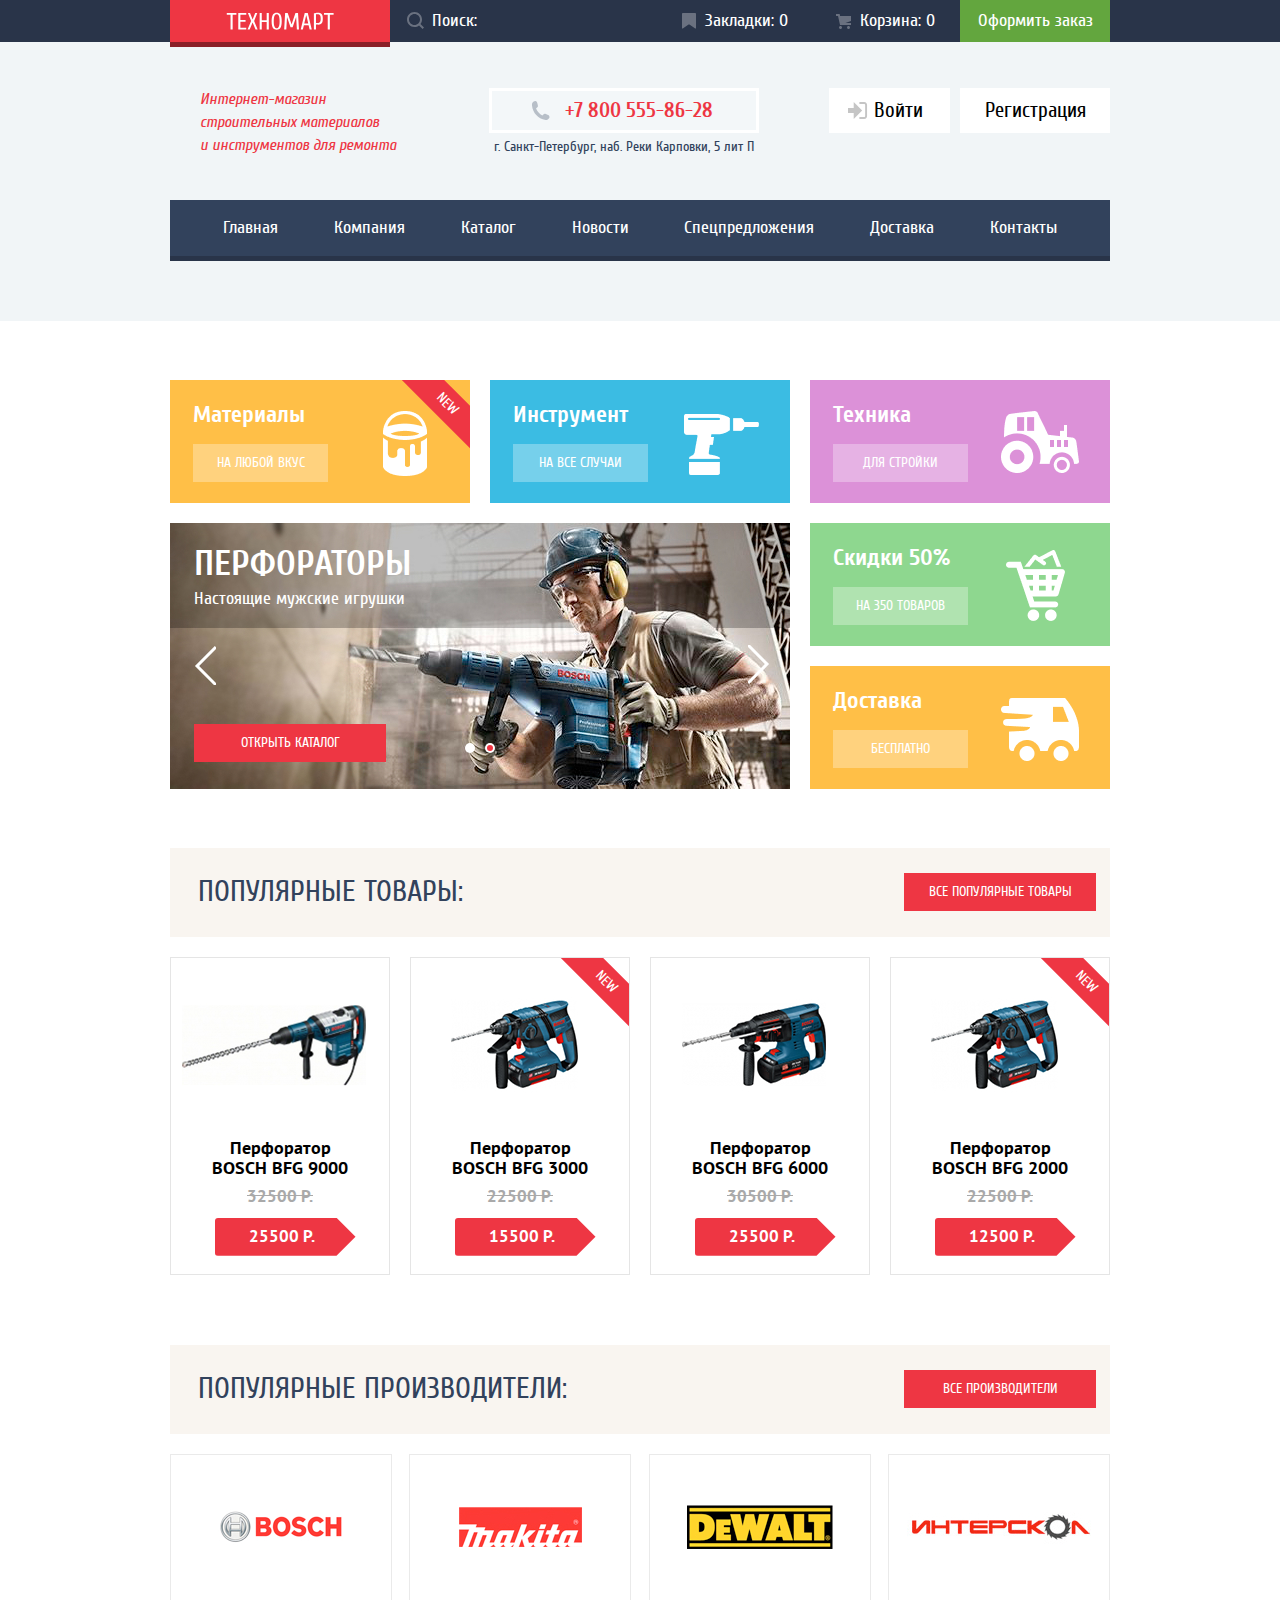
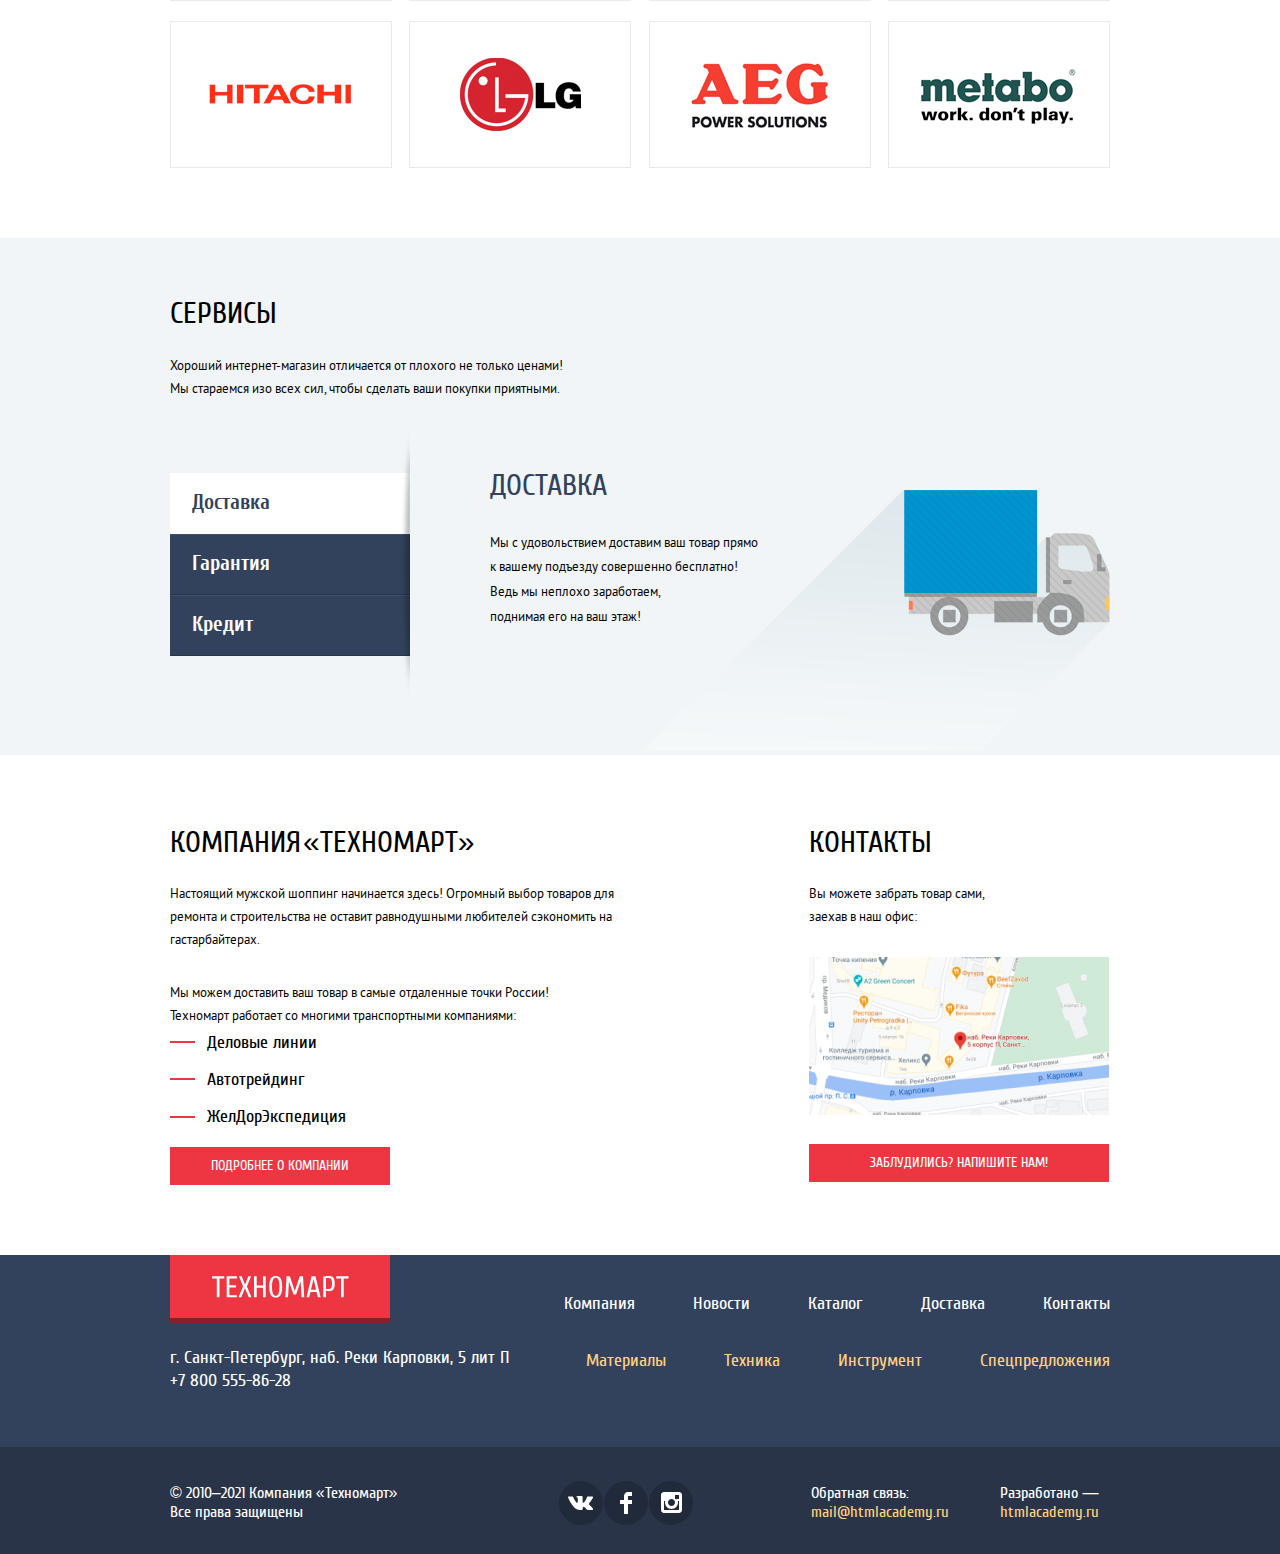
<file: index.html>
<!DOCTYPE html>
<html lang="ru">
  <head>
    <meta charset="utf-8">
    <title>HTML Academy: Техномарт</title>
    <link href="css/normalize.min.css" rel="stylesheet">
    <link href="css/style.min.css" rel="stylesheet">
    <link rel="icon" href="favicon.ico">
  </head>
  <body>
    <header class="header">
      <div class="header__section">
        <div class="container header__section-content">
          <a class="logo">
            <img src="img/logo.svg" width="108" height="18" alt="Логотип компании Техномарт">
          </a>
          <form class="search" action="https://echo.htmlacademy.ru"  method="GET">
            <label class="search__label">
              <input class="search__input" type="search" name="search">
              <svg width="17" height="17" viewBox="0 0 17 17" fill="white" opacity="0.3" xmlns="http://www.w3.org/2000/svg">
                <g>
                  <path fill-rule="evenodd" clip-rule="evenodd" d="M13.458 12.044L17 15.586L15.586 17L12.044 13.458C10.782 14.421 9.21 15 7.5 15C3.35786 15 0 11.6421 0 7.5C0 3.35786 3.35786 0 7.5 0C11.6421 0 15 3.35786 15 7.5C15.0001 9.14309 14.4581 10.7403 13.458 12.044ZM7.5 2C4.467 2 2 4.467 2 7.5C2.00331 10.5362 4.4638 12.9967 7.5 13C10.532 13 13 10.532 13 7.5C13 4.467 10.532 2 7.5 2Z"/>
                </g>
              </svg>
              <span>Поиск:</span>
            </label>
          </form>
          <ul class="user-menu">
            <li class="user-menu__item">
              <a class="user-menu__link" href="#">
                <svg width="14" height="16" viewBox="0 0 14 16" fill="white" opacity="0.3" xmlns="http://www.w3.org/2000/svg">
                  <g>
                    <path d="M14 15C14 15.55 13.632 15.741 13.182 15.426L7.819 11.661C7.369 11.346 6.632 11.346 6.182 11.661L0.818 15.426C0.368 15.741 0 15.55 0 15V1C0 0.45 0.45 0 1 0H13C13.55 0 14 0.45 14 1V15Z"/>
                  </g>
                </svg>
                <span> Закладки: 0</span>
              </a>
            </li>
            <li class="user-menu__item">
              <a class="user-menu__link" href="#">
                <svg width="15" height="15" viewBox="0 0 15 15" fill="white" opacity="0.3" xmlns="http://www.w3.org/2000/svg">
                  <g>
                    <path d="M4.5 15C5.32843 15 6 14.3284 6 13.5C6 12.6716 5.32843 12 4.5 12C3.67157 12 3 12.6716 3 13.5C3 14.3284 3.67157 15 4.5 15Z" fill="white"/>
                    <path d="M12.5 15C13.3284 15 14 14.3284 14 13.5C14 12.6716 13.3284 12 12.5 12C11.6716 12 11 12.6716 11 13.5C11 14.3284 11.6716 15 12.5 15Z" fill="white"/>
                    <path d="M15 2H4.07L3.648 0H0V2H2.031L4.016 11H15V9H9.441L15 6.951V2Z"/>
                  </g>
                </svg>
                <span>Корзина: 0</span>
              </a>
            </li>
            <li class="user-menu__item ">
              <a class="user-menu__link checkout" href="#">Оформить заказ</a>
            </li>
          </ul>
        </div>
      </div>
      <div class="container header__content">
        <p class="slogan">
          Интернет-магазин<br> строительных материалов<br> и инструментов для ремонта
        </p>
        <address class="header__address">
          <a href="tel:+78005558628">+7 800 555-86-28</a>
          <span>г. Санкт-Петербург, наб. Реки Карповки, 5 лит П</span>
        </address>
        <ul class="login">
          <li class="login__item">
            <a class="login__link" href="#">
              <svg width="20" height="17" viewBox="0 0 20 17" fill="#C5C5C5" xmlns="http://www.w3.org/2000/svg">
                <path d="M14.1667 8.5L5.71429 0V6H0V11H5.71429V17L14.1667 8.5Z"/>
                <path d="M16.1771 15.01H11.3895V17H16.1771C18.2514 17 19.0381 15.19 19.0619 13.974V3.028C19.0381 1.811 18.2514 0 16.1771 0H11.3895V1.99H16.1771C16.9762 1.99 17.1219 2.671 17.1391 3.047V13.951C17.1229 14.327 16.9762 15.01 16.1771 15.01Z" />
              </svg>
              <span>Войти</span>
            </a>
          </li>
          <li class="login__item">
            <a class="login__link" href="#">Регистрация</a>
          </li>
        </ul>
        <nav class="navigation">
          <ul class="nav-list">
            <li class="nav-list__item">
              <a class="nav-list__link">Главная</a>
            </li>
            <li class="nav-list__item">
              <a class="nav-list__link" href="#">Компания</a>
            </li>
            <li class="nav-list__item">
              <a class="nav-list__link" href="catalog.html">Каталог</a>
            </li>
            <li class="nav-list__item">
              <a class="nav-list__link" href="#">Новости</a>
            </li>
            <li class="nav-list__item">
              <a class="nav-list__link" href="#">Спецпредложения</a>
            </li>
            <li class="nav-list__item">
              <a class="nav-list__link" href="#">Доставка</a>
            </li>
            <li class="nav-list__item">
              <a class="nav-list__link" href="#">Контакты</a>
            </li>
         </ul>
        </nav>
      </div>
    </header>
    <main class="main">
      <h1 class="visually-hidden">Интернет-магазин "Техномарт"</h1>
      <div class="container">
        <section class="catalog">
          <h2 class="visually-hidden">Каталог</h2>
          <ul class="catalog-list">
            <li class="catalog-list__item novelty">
              <b>Материалы</b>
              <a class="button catalog-button" href="#">На любой вкус</a>
            </li>
            <li class="catalog-list__item">
              <b>Инструмент</b>
              <a class="button catalog-button" href="#">На все случаи</a>
            </li>
            <li class="catalog-list__item">
              <b>Техника</b>
              <a class="button catalog-button" href="#">Для стройки</a>
            </li>
            <li class="slider">
              <div class="slider-wrapper">
                <ul class="slider-list">
                  <li class="slider-list__item" data-slide="1">
                    <div class="slide-desk">
                      <b>Дрели</b>
                      <span>Соседям на радость!</span>
                    </div>
                    <img src="img/drill.jpg" width="620" height="266" alt="Мужчина, работающий дрелью">
                    <a class="button section-button slider-link" href="catalog.html">Открыть каталог</a>
                  </li>
                  <li class="slider-list__item slider-list__item-active" data-slide="2">
                    <div class="slide-desk">
                      <b>Перфораторы</b>
                      <span>Настоящие мужские игрушки</span>
                    </div>
                    <img src="img/perforator.jpg" width="620" height="266" alt="Мужчина, работающий перфоратором">
                    <a class="button section-button slider-link" href="catalog.html">Открыть каталог</a>
                  </li>
                </ul>
                <div class="slider-control">
                  <button class="slider-control__button" type="button" data-slideIndex="1" aria-label="Первый слайд"></button>
                  <button class="slider-control__button slider-control__button-active" type="button" data-slideIndex="2" aria-label="Второй слайд"></button>
                </div>
                <button class="slider__button slider__button-prev" type="button" aria-label="Предыдущий слайд"></button>
                <button class="slider__button slider__button-next" type="button" aria-label="Следующий слайд"></button>
              </div>
            </li>
            <li  class="catalog-list__item">
              <b>Скидки 50%</b>
              <a class="button catalog-button" href="#">На 350 товаров</a>
            </li>
            <li  class="catalog-list__item">
              <b>Доставка</b>
              <a class="button catalog-button" href="#">Бесплатно</a>
            </li>
          </ul>
        </section>
        <section class="popular">
          <div class="popular-header">
            <h2>Популярные товары:</h2>
            <a class="button section-button" href="#">Все популярные товары</a>
          </div>
          <ul class="perforator-list">
            <li class="perforator-list__item">
              <h3>Перфоратор BOSCH BFG 9000</h3>
              <div class="img-wrapper">
                <img src="img/bosch9000.jpg" width="184" height="164" alt="Изображение перфоратора BOSCH BFG 9000">
              </div>
              <s>32500 Р.</s>
              <span class="button new-price">25500 Р.</span>
              <div class="card-hover">
                <button class="buy" type="button">
                  <svg width="15" height="15" viewBox="0 0 15 15" fill="none" xmlns="http://www.w3.org/2000/svg">
                    <g opacity="0.3">
                    <path d="M4.5 15C5.32843 15 6 14.3284 6 13.5C6 12.6716 5.32843 12 4.5 12C3.67157 12 3 12.6716 3 13.5C3 14.3284 3.67157 15 4.5 15Z" fill="white"/>
                    <path d="M12.5 15C13.3284 15 14 14.3284 14 13.5C14 12.6716 13.3284 12 12.5 12C11.6716 12 11 12.6716 11 13.5C11 14.3284 11.6716 15 12.5 15Z" fill="white"/>
                    <path d="M15 2H4.07L3.648 0H0V2H2.031L4.016 11H15V9H9.441L15 6.951V2Z" fill="white"/>
                    </g>
                  </svg>
                  <span>Купить</span>
                </button>
                <button class="bookmark" type="button">
                  <span>В закладки</span>
                </button>
              </div>
            </li>
            <li class="perforator-list__item novelty">
              <h3>Перфоратор BOSCH BFG 3000</h3>
              <div class="img-wrapper">
                <img src="img/bosch3000.jpg" width="127" height="112" alt="Изображение перфоратора BOSCH BFG 3000">
              </div>
              <s>22500 Р.</s>
              <span class="button new-price">15500 Р.</span>
              <div class="card-hover">
                <button class="buy" type="button">
                  <svg width="15" height="15" viewBox="0 0 15 15" fill="none" xmlns="http://www.w3.org/2000/svg">
                    <g opacity="0.3">
                    <path d="M4.5 15C5.32843 15 6 14.3284 6 13.5C6 12.6716 5.32843 12 4.5 12C3.67157 12 3 12.6716 3 13.5C3 14.3284 3.67157 15 4.5 15Z" fill="white"/>
                    <path d="M12.5 15C13.3284 15 14 14.3284 14 13.5C14 12.6716 13.3284 12 12.5 12C11.6716 12 11 12.6716 11 13.5C11 14.3284 11.6716 15 12.5 15Z" fill="white"/>
                    <path d="M15 2H4.07L3.648 0H0V2H2.031L4.016 11H15V9H9.441L15 6.951V2Z" fill="white"/>
                    </g>
                  </svg>
                  <span>Купить</span>
                </button>
                <button class="bookmark" type="button">
                  <span>В закладки</span>
                </button>
              </div>
            </li>
            <li class="perforator-list__item">
              <h3>Перфоратор BOSCH BFG 6000</h3>
              <div class="img-wrapper">
                <img src="img/bosch6000.jpg" width="144" height="128" alt="Изображение перфоратора BOSCH BFG 6000">
              </div>
              <s>30500 Р.</s>
              <span class="button new-price">25500 Р.</span>
              <div class="card-hover">
                <button class="buy" type="button">
                  <svg width="15" height="15" viewBox="0 0 15 15" fill="none" xmlns="http://www.w3.org/2000/svg">
                    <g opacity="0.3">
                    <path d="M4.5 15C5.32843 15 6 14.3284 6 13.5C6 12.6716 5.32843 12 4.5 12C3.67157 12 3 12.6716 3 13.5C3 14.3284 3.67157 15 4.5 15Z" fill="white"/>
                    <path d="M12.5 15C13.3284 15 14 14.3284 14 13.5C14 12.6716 13.3284 12 12.5 12C11.6716 12 11 12.6716 11 13.5C11 14.3284 11.6716 15 12.5 15Z" fill="white"/>
                    <path d="M15 2H4.07L3.648 0H0V2H2.031L4.016 11H15V9H9.441L15 6.951V2Z" fill="white"/>
                    </g>
                  </svg>
                  <span>Купить</span>
                </button>
                <button class="bookmark" type="button">
                  <span>В закладки</span>
                </button>
              </div>
            </li>
            <li class="perforator-list__item novelty">
              <h3>Перфоратор BOSCH BFG 2000</h3>
              <div class="img-wrapper">
                <img src="img/bosch2000.jpg" width="127" height="112" alt="Изображение перфоратора BOSCH BFG 2000">
              </div>
              <s>22500 Р.</s>
              <span class="button new-price">12500 Р.</span>
              <div class="card-hover">
                <button class="buy" type="button">
                  <svg width="15" height="15" viewBox="0 0 15 15" fill="none" xmlns="http://www.w3.org/2000/svg">
                    <g opacity="0.3">
                    <path d="M4.5 15C5.32843 15 6 14.3284 6 13.5C6 12.6716 5.32843 12 4.5 12C3.67157 12 3 12.6716 3 13.5C3 14.3284 3.67157 15 4.5 15Z" fill="white"/>
                    <path d="M12.5 15C13.3284 15 14 14.3284 14 13.5C14 12.6716 13.3284 12 12.5 12C11.6716 12 11 12.6716 11 13.5C11 14.3284 11.6716 15 12.5 15Z" fill="white"/>
                    <path d="M15 2H4.07L3.648 0H0V2H2.031L4.016 11H15V9H9.441L15 6.951V2Z" fill="white"/>
                    </g>
                  </svg>
                  <span>Купить</span>
                </button>
                <button class="bookmark" type="button">
                  <span>В закладки</span>
                </button>
              </div>
            </li>
          </ul>
        </section>
        <section class="firms">
          <div class="firms-header">
            <h2>Популярные производители:</h2>
            <a class="button section-button" href="#">Все производители</a>
          </div>
          <ul class="firms-list">
            <li class="firms-list__item">
              <a class="firms-list__link" href="https://www.bosch.ru/" rel="noopener" target="_blank">
                <img src="img/bosch.jpg" width="126" height="37" alt="Логотип Bosch">
              </a>
            </li>
            <li class="firms-list__item">
              <a class="firms-list__link" href="https://www.makita.ru/" rel="noopener" target="_blank">
                <img src="img/makita.jpg" width="123" height="40" alt="Логотип Makita">
              </a>
            </li>
            <li class="firms-list__item">
              <a class="firms-list__link" href="https://shop.dewalt.ru/" rel="noopener" target="_blank">
                <img src="img/dewalt.jpg" width="146" height="44" alt="Логотип DeWalt">
              </a>
            </li>
            <li class="firms-list__item">
              <a class="firms-list__link" href="https://www.interskol.ru/" rel="noopener" target="_blank">
                <img src="img/interscol.jpg" width="200" height="76" alt="Логотип Интерскол">
              </a>
            </li>
            <li class="firms-list__item">
              <a class="firms-list__link" href="https://www.hitachi.ru/ru" rel="noopener" target="_blank">
                <img src="img/hitachi.jpg" width="169" height="31" alt="Логотип Hitachi">
              </a>
            </li>
            <li class="firms-list__item">
              <a class="firms-list__link" href="https://www.lg.com/ru" rel="noopener" target="_blank">
                <img src="img/lg.jpg" width="121" height="73" alt="Логотип LG">
              </a>
            </li>
            <li class="firms-list__item">
              <a class="firms-list__link" href="https://www.aeg-powertools.eu/ru-ru" rel="noopener" target="_blank">
                <img src="img/aeg.jpg" width="151" height="98" alt="Логотип AEG">
              </a>
            </li>
            <li class="firms-list__item">
              <a class="firms-list__link" href="https://www.metabo.com/ru/ru/" rel="noopener" target="_blank">
                <img src="img/metabo.jpg" width="206" height="73" alt="Логотип Metabo">
              </a>
            </li>
          </ul>
        </section>
      </div>
      <section class="service">
        <div class="container">
          <h2 class="service-title">Сервисы</h2>
          <p class="service-lead">
            Хороший интернет-магазин отличается от плохого не только ценами!<br> Мы стараемся изо всех сил, чтобы сделать ваши покупки приятными.
          </p>
          <div class="service-content">
            <ul class="buttons-list">
              <li class="buttons-list__item">
                <button class="buttons-list__button buttons-list__button-active " type="button">Доставка</button>
               </li>
              <li class="buttons-list__item">
                <button class="buttons-list__button" type="button">Гарантия</button>
              </li>
              <li class="buttons-list__item">
                <button class="buttons-list__button" type="button">Кредит</button>
              </li>
            </ul>
            <dl class="desc-list">
              <div class="desc-list__content desc-list__content-delivery desc-list__conten-active">
                <dt>Доставка</dt>
                <dd>
                  Мы с удовольствием доставим ваш товар прямо<br> к вашему подъезду совершенно бесплатно!<br> Ведь мы неплохо заработаем,<br> поднимая его на ваш этаж!
                </dd>
              </div>
              <div class="desc-list__content desc-list__content-guarantee">
                <dt>Гарантия</dt>
                <dd>
                  Если купленный у нас товар поломается или заискрит,<br> а также в случае пожара, спровоцированного его<br> возгоранием,  вы всегда можете быть уверены в нашей<br> гарантии. Мы обменяем сгоревший товар на новый.<br> Дом уж восстановите как-нибудь сами.
                </dd>
              </div>
              <div class="desc-list__content desc-list__content-credit">
                <dt>Кредит</dt>
                <dd>
                  Залезть в долговую яму стало проще!<br> Кредитные консультанты придут вам на помощь.
                  <a class="button credit-link" href="#">Отправить заявку</a>
                </dd>
              </div>
            </dl>
          </div>
        </div>
      </section>
      <div class="container">
        <section class="about">
          <h2 class="visually-hidden">О компании</h2>
          <div class="about-info">
            <h3>Компания&hairsp;«Техномарт»</h3>
            <p>
              Настоящий мужской шоппинг начинается здесь! Огромный выбор товаров для ремонта и строительства не оставит равнодушными любителей сэкономить на гастарбайтерах.
            </p>
            <p>
              Мы можем доставить ваш товар в самые отдаленные точки России!
            </p>
            <p>
              Техномарт работает со многими транспортными компаниями:
            </p>
            <ul class="delivery">
              <li>Деловые линии</li>
              <li>Автотрейдинг</li>
              <li>ЖелДорЭкспедиция</li>
            </ul>
            <a class="button about-link" href="#">Подробнее о компании</a>
          </div>
          <div class="about-contacts">
            <h3>Контакты</h3>
            <p>
              Вы можете забрать товар сами, заехав в наш офис:
            </p>
            <a class="map-link" href="map.html">
              <img src="img/map.jpg" width="300" height="158" alt="Карта с изображением адреса г. Санкт-Петербург, наб. Реки Карповки, 5 лит П, по которому находится компания">
            </a>
            <a href="form.html" class="button about-button">Заблудились? Напишите нам!</a>
          </div>
        </section>
      </div>
    </main>
    <footer class="footer">
      <div class="container footer-header">
        <div class="footer-contacts">
          <a class="footer-logo">
            <img src="img/logo.svg" width="138" height="23" alt="Логотип компании Техномарт">
          </a>
          <address class="footer-address">
            <span>г. Санкт-Петербург, наб. Реки Карповки, 5 лит П</span>
            <a href="tel:+78005558628">+7 800 555-86-28</a>
          </address>
        </div>
        <nav class="footer-nav">
          <ul class="site-nav">
            <li class="site-nav__item">
              <a href="#">Компания</a>
            </li>
            <li class="site-nav__item">
              <a href="#">Новости</a>
            </li>
            <li class="site-nav__item">
              <a href="catalog.html">Каталог</a>
            </li>
            <li class="site-nav__item">
              <a href="#">Доставка</a>
            </li>
            <li class="site-nav__item">
              <a href="#">Контакты</a>
            </li>
          </ul>
          <ul class="products-nav">
            <li class="products-nav__item">
              <a href="#">Материалы</a>
            </li>
            <li class="products-nav__item">
              <a href="#">Техника</a>
            </li>
            <li class="products-nav__item">
              <a href="#">Инструмент</a>
            </li>
            <li class="products-nav__item">
              <a href="#">Спецпредложения</a>
            </li>
          </ul>
        </nav>
      </div>
      <div class="footer-section">
        <div class="container footer-section__wrapper">
          <p class="copyright">
            © 2010–2021 Компания «Техномарт»<br>Все права защищены
          </p>
          <ul class="socials">
            <li class="socials__link">
              <a class="socials__link-vk" href="http://vk.com/technomart_ru" aria-label="В контакте" rel="noopener" target="_blank"></a>
            </li>
            <li class="socials__link">
              <a class="socials__link-fb" href="https://www.facebook.com/technomart.ru" aria-label="Фэйсбук" rel="noopener" target="_blank"></a>
            </li>
            <li class="socials__link">
              <a class="socials__link-insta" href="https://instagram.com/technomart.ru/" aria-label="Инстаграм" rel="noopener" target="_blank"></a>
            </li>
          </ul>
          <dl class="footer-feedback">
            <div class="footer-feedback__item">
              <dt>Обратная связь:</dt>
              <dd><a class="footer-feedback__link" href="mailto:mail@htmlacademy.ru">mail@htmlacademy.ru</a></dd>
            </div>
            <div class="footer-feedback__item">
              <dt>Разработано —</dt>
              <dd><a class="footer-feedback__link" href="https://htmlacademy.ru/intensive/htmlcss" target="_blank" rel="noopener">htmlacademy.ru</a></dd>
            </div>
          </dl>
        </div>
      </div>
    </footer>
    <section class="feedback">
      <h2 class="visually-hidden">Обратная связь</h2>
      <form class="feedback-form" action="https://echo.htmlacademy.ru"  method="POST">
        <div class="form-wrapper">
          <p class="form-item form-item-name">
            <label for="form_name">Ваше имя:</label>
            <input type="text" name="name" id="form_name" placeholder="Имя Фамилия">
          </p>
          <p class="form-item form-item-mail">
            <label for="form_email">Ваш e-mail:</label>
            <input type="email" name="email" id="form_email" placeholder="email@example.com">
          </p>
          <p class="form-item form-item-textarea">
            <label for="form_letter">Текст письма:</label>
            <textarea name="letter" id="form_letter" placeholder="В свободной форме"></textarea>
          </p>
        </div>
        <div class="button-wrapper">
          <button class="button form-button " type="submit">Отправить</button>
        </div>
      </form>
      <button class="close-button" type="button" aria-label="Закрыть"></button>
    </section>
    <section class="map">
      <h2 class="visually-hidden">Расположение компании</h2>
      <iframe src="https://www.google.com/maps/embed?pb=!1m18!1m12!1m3!1d1996.817864758832!2d30.31519231567855!3d59.968344666664464!2m3!1f0!2f0!3f0!3m2!1i1024!2i768!4f13.1!3m3!1m2!1s0x4696315bc4e8ce61%3A0xe703c377f3424272!2sStudio%20212!5e0!3m2!1sru!2sru!4v1624644521985!5m2!1sru!2sru" width="943" height="449" style="border:0;" allowfullscreen loading="lazy" title="Карта с изображением адреса г. Санкт-Петербург, наб. Реки Карповки, 5 лит П, по которому находится компания"></iframe>
      <button  class="close-button" type="button" aria-label="Закрыть"></button>
    </section>
    <section class="cart">
      <h2 class="visually-hidden">Сообщение о добавлении товара</h2>
      <strong>Товар добавлен в корзину!</strong>
      <div class="cart-buttons">
        <a class="button section-button" href="https://www.technomart.ru/kak-zakazat/" rel="noopener" target="_blank">Оформить заказ</a>
        <button class="button white-button continue-button" type="button">Продолжить покупки</button>
      </div>
      <button class="close-button" type="button" aria-label="Закрыть"></button>
    </section>
    <script src="js/script.min.js"></script>
  </body>
</html>
</file>
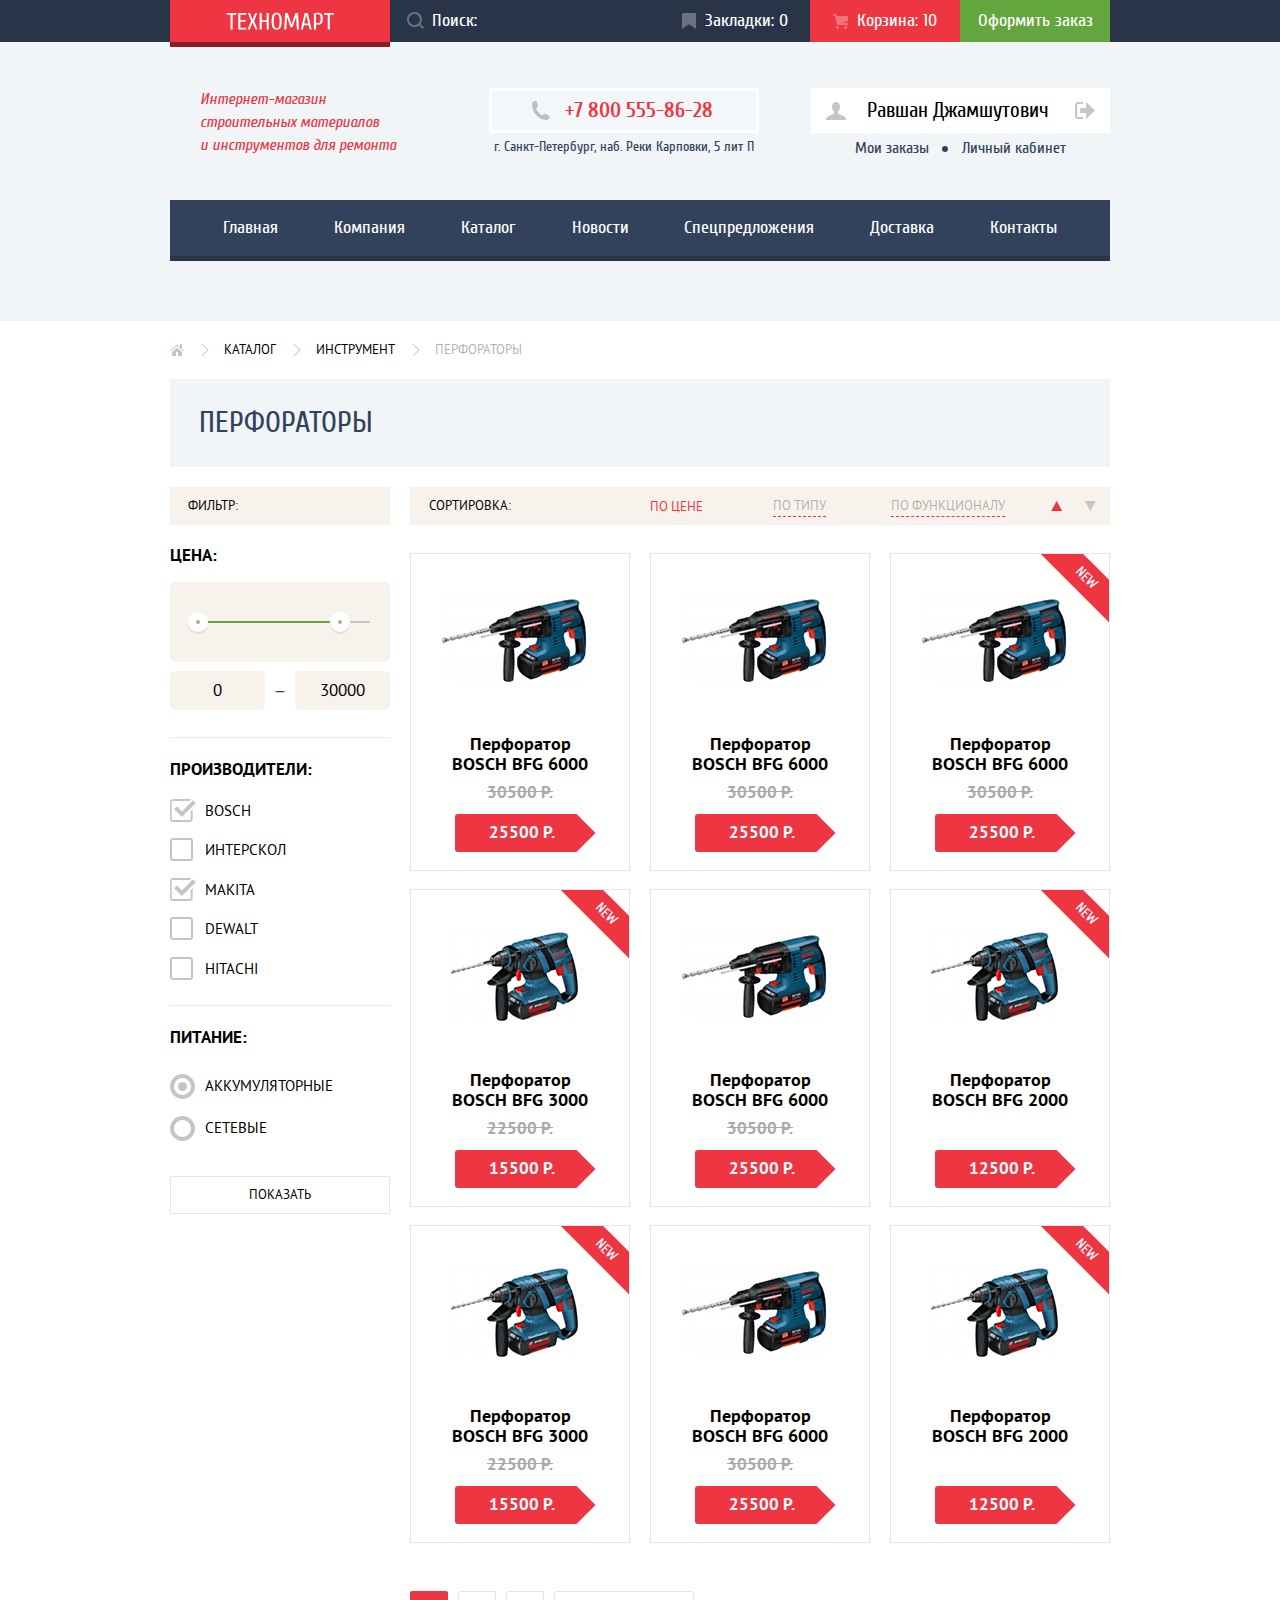
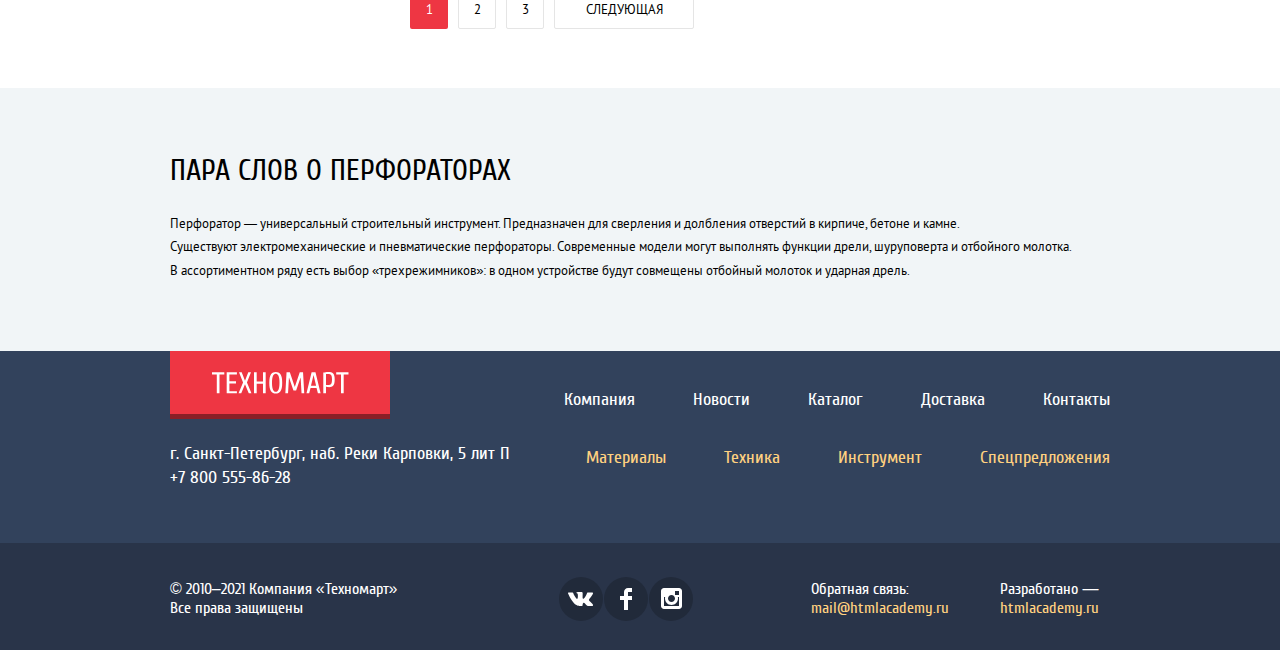
<file: catalog.html>
<!DOCTYPE html>
<html lang="ru">
<head>
  <meta charset="utf-8">
  <title>HTML Academy: Техномарт</title>
  <link href="css/normalize.min.css" rel="stylesheet">
  <link href="css/style.min.css" rel="stylesheet">
  <link rel="icon" href="favicon.ico">
</head>
  <body>
    <header class="header">
      <div class="header__section">
        <div class="container header__section-content">
          <a class="logo" href="index.html">
            <img src="img/logo.svg" width="108" height="18" alt="Логотип компании Техномарт">
          </a>
          <form class="search" action="https://echo.htmlacademy.ru"  method="GET">
            <label class="search__label">
              <input class="search__input" type="search" name="search">
              <svg width="17" height="17" viewBox="0 0 17 17" fill="white" opacity="0.3" xmlns="http://www.w3.org/2000/svg">
                <g>
                  <path fill-rule="evenodd" clip-rule="evenodd" d="M13.458 12.044L17 15.586L15.586 17L12.044 13.458C10.782 14.421 9.21 15 7.5 15C3.35786 15 0 11.6421 0 7.5C0 3.35786 3.35786 0 7.5 0C11.6421 0 15 3.35786 15 7.5C15.0001 9.14309 14.4581 10.7403 13.458 12.044ZM7.5 2C4.467 2 2 4.467 2 7.5C2.00331 10.5362 4.4638 12.9967 7.5 13C10.532 13 13 10.532 13 7.5C13 4.467 10.532 2 7.5 2Z"/>
                </g>
              </svg>
              <span>Поиск:</span>
            </label>
          </form>
          <ul class="user-menu">
            <li class="user-menu__item">
              <a class="user-menu__link" href="#">
                <svg width="14" height="16" viewBox="0 0 14 16" fill="white" opacity="0.3" xmlns="http://www.w3.org/2000/svg">
                  <g>
                    <path d="M14 15C14 15.55 13.632 15.741 13.182 15.426L7.819 11.661C7.369 11.346 6.632 11.346 6.182 11.661L0.818 15.426C0.368 15.741 0 15.55 0 15V1C0 0.45 0.45 0 1 0H13C13.55 0 14 0.45 14 1V15Z"/>
                  </g>
                </svg>
                <span> Закладки: 0</span>
              </a>
            </li>
            <li class="user-menu__item">
              <a class="user-menu__link in-cart" href="#">
                <svg width="15" height="15" viewBox="0 0 15 15" fill="white" opacity="0.3" xmlns="http://www.w3.org/2000/svg">
                  <g>
                    <path d="M4.5 15C5.32843 15 6 14.3284 6 13.5C6 12.6716 5.32843 12 4.5 12C3.67157 12 3 12.6716 3 13.5C3 14.3284 3.67157 15 4.5 15Z" fill="white"/>
                    <path d="M12.5 15C13.3284 15 14 14.3284 14 13.5C14 12.6716 13.3284 12 12.5 12C11.6716 12 11 12.6716 11 13.5C11 14.3284 11.6716 15 12.5 15Z" fill="white"/>
                    <path d="M15 2H4.07L3.648 0H0V2H2.031L4.016 11H15V9H9.441L15 6.951V2Z"/>
                  </g>
                </svg>
                <span>Корзина: 10</span>
              </a>
            </li>
            <li class="user-menu__item">
              <a class="user-menu__link checkout" href="#">Оформить заказ</a>
            </li>
          </ul>
        </div>
      </div>
      <div class="container header__content">
        <p class="slogan">
          Интернет-магазин<br> строительных материалов<br> и инструментов для ремонта
        </p>
        <address class="header__address">
          <a href="tel:+78005558628">+7 800 555-86-28</a>
          <span>г. Санкт-Петербург, наб. Реки Карповки, 5 лит П</span>
        </address>
        <div class="user-office">
          <ul class="account-list">
            <li class="account-list__item">
              <a class="account-list__link" href="https://htmlacademy.ru/profile/id1577567" target="_blank" rel="noopener">
                <svg width="20" height="18" viewBox="0 0 20 18" fill="#C5C5C5" xmlns="http://www.w3.org/2000/svg">
                  <path
                    d="M17.881 14.166C15.737 13.431 13.625 12.5 12.674 11.776C12.017 11.275 11.904 10.158 12.157 9.361C13.275 8.458 14.021 6.884 14.021 5.083C14.021 2.276 12.221 0 10 0C7.77902 0 5.97901 2.276 5.97901 5.083C5.97901 6.884 6.72501 8.457 7.84201 9.36C8.09501 10.158 7.98302 11.275 7.32502 11.776C6.37502 12.5 4.26201 13.43 2.11801 14.166C-0.0259852 14.902 1.48343e-05 18 1.48343e-05 18H20C20 18 20.025 14.901 17.881 14.166Z"/>
                </svg>
                <span>Равшан Джамшутович</span>
              </a>
            </li>
            <li class="account-list__item">
              <a class="account-list__link" href="deauthorisation.html" aria-label="Выйти">
                <svg width="20" height="17" viewBox="0 0 20 17" fill="#C5C5C5" xmlns="http://www.w3.org/2000/svg">
                  <path d="M20 8.5L11.125 0V6H5.125V11H11.125V17L20 8.5Z"/>
                  <path
                    d="M2.10604 13.952V3.048C2.12404 2.672 2.27704 1.991 3.11604 1.991H8.14304V0H3.11604C0.938036 0 0.112036 1.81 0.0870361 3.027V13.973C0.112036 15.189 0.938036 17 3.11604 17H8.14304V15.01H3.11604C2.27704 15.01 2.12404 14.327 2.10604 13.952Z"
                    />
                </svg>
              </a>
            </li>
          </ul>
          <ul class="private-office">
            <li class="private-office__item">
              <a href="#">Мои заказы</a>
            </li>
            <li class="private-office__item">
              <a href="#">Личный кабинет</a>
            </li>
          </ul>
        </div>
        <nav class="navigation">
          <ul class="nav-list">
            <li class="nav-list__item">
              <a class="nav-list__link" href="index.html">Главная</a>
            </li>
            <li class="nav-list__item">
              <a class="nav-list__link" href="#">Компания</a>
            </li>
            <li class="nav-list__item">
              <a class="nav-list__link">Каталог</a>
            </li>
            <li class="nav-list__item">
              <a class="nav-list__link" href="#">Новости</a>
            </li>
            <li class="nav-list__item">
              <a class="nav-list__link" href="#">Спецпредложения</a>
            </li>
            <li class="nav-list__item">
              <a class="nav-list__link" href="#">Доставка</a>
            </li>
            <li class="nav-list__item">
              <a class="nav-list__link" href="#">Контакты</a>
            </li>
          </ul>
        </nav>
      </div>
    </header>
    <main>
      <div class="container catalog-main">
        <h1 class="catalog-title">
          Перфораторы
        </h1>
        <ul class="main-pagination">
          <li class="main-pagination__item">
            <a class="main-pagination__link" href="index.html" aria-label="Главная страница">
              <svg width="14" height="12" viewBox="0 0 14 12" fill="#C1C6CE" xmlns="http://www.w3.org/2000/svg">
                <path d="M2 7.99999V12H6V7.99999H8V12H12V7.99999L7 3.51599L2 7.99999Z"/>
                <path
                  d="M13.831 6.365L12 4.751V0H10V2.987L7.33201 0.635C7.31201 0.618 7.28901 0.612 7.26801 0.598C7.24297 0.579705 7.21617 0.56396 7.18801 0.551C7.15711 0.540195 7.12532 0.532163 7.09301 0.527C7.06201 0.521 7.03201 0.515 7.00001 0.515C6.96901 0.515 6.93901 0.521 6.90801 0.527C6.87554 0.531919 6.84369 0.5403 6.81301 0.552C6.78501 0.563 6.76001 0.581 6.73301 0.598C6.71201 0.612 6.68801 0.618 6.66901 0.635L0.171006 6.365C0.0162706 6.50291 -0.0375648 6.72187 0.0355779 6.9158C0.108721 7.10974 0.293738 7.23862 0.501006 7.24C0.622937 7.24035 0.740742 7.19586 0.832006 7.115L7.00001 1.677L13.169 7.115C13.3778 7.27913 13.6784 7.25178 13.8542 7.05265C14.03 6.85352 14.0198 6.55183 13.831 6.365Z"/>
              </svg>
            </a>
          </li>
          <li class="main-pagination__item">
            <a class="main-pagination__link" href="#">Каталог</a>
          </li>
          <li class="main-pagination__item">
            <a class="main-pagination__link" href="#">Инструмент</a>
          </li>
          <li class="main-pagination__item">
            <a class="main-pagination__link main-pagination__link-active">Перфораторы</a>
          </li>
        </ul>
        <section class="filter">
          <h2>Фильтр:</h2>
          <form class="filter-form" action="https://echo.htmlacademy.ru" method="GET">
            <fieldset class="form-fieldset">
              <legend>Цена:</legend>
              <div class="range-filter">
                <div class="range-controls">
                  <div class="scale">
                    <div class="bar"></div>
                  </div>
                  <div class="toggle toggle-min" tabindex="0">
                  </div>
                  <div class="toggle toggle-max" tabindex="0"></div>
                </div>
                <div class="price-controls">
                  <label class="min-price">
                    <input type="number" name="min-price" value="0">
                  </label>
                  <span>&ndash;</span>
                  <label class="max-price">
                    <input type="number" name="max-price" value="30000">
                  </label>
                </div>
              </div>
            </fieldset>
            <fieldset class="form-fieldset">
              <legend>Производители:</legend>
              <ul class="firms-check">
                <li class="firms-check__item">
                  <input class="firms-checkbox visually-hidden" type="checkbox" name="Bosch" id="Bosch" checked>
                  <label for="Bosch">Bosch</label>
                </li>
                <li class="firms-check__item">
                  <input class="firms-checkbox visually-hidden" type="checkbox" name="Interscol" id="Interscol">
                  <label for="Interscol">Интерскол</label>
                </li>
                <li class="firms-check__item">
                  <input class="firms-checkbox visually-hidden" type="checkbox" name="Makita" id="Makita" checked>
                  <label for="Makita">Makita</label>
                </li>
                <li class="firms-check__item">
                  <input class="firms-checkbox visually-hidden" type="checkbox" name="Dewalt" id="Dewalt">
                  <label for="Dewalt">Dewalt</label>
                </li>
                <li class="firms-check__item">
                  <input class="firms-checkbox visually-hidden" type="checkbox" name="Hitachi" id="Hitachi">
                  <label for="Hitachi">Hitachi</label>
                </li>
              </ul>
            </fieldset>
            <fieldset class="form-fieldset">
              <legend>Питание:</legend>
              <ul class="power-list">
                <li class="power-list__item">
                  <input class="power-list__input visually-hidden" type="radio" name="power" id="battery" value="battery" checked>
                  <label for="battery">Аккумуляторные</label>
                </li>
                <li class="power-list__item">
                  <input class="power-list__input visually-hidden" type="radio" name="power" id="elecricity" value="elecricity">
                  <label for="elecricity">Сетевые</label>
                </li>
              </ul>
            </fieldset>
            <button type="submit">Показать</button>
          </form>
        </section>
        <section class="sorts">
          <h2>Сортировка:</h2>
          <ul class="sorts-list">
            <li class="sorts-list__item">
              <button class="sorts-list__button sorts-list__button-active" type="button">По цене</button>
            </li>
            <li class="sorts-list__item">
              <button class="sorts-list__button" type="button">По типу</button>
            </li>
            <li class="sorts-list__item">
              <button class="sorts-list__button" type="button">По функционалу</button>
            </li>
          </ul>
          <ul class="range-list">
            <li class="range-list__item">
              <button class="range-list__button range-list__button-active" type="button" aria-label="По убыванию">
                <svg width="12" height="10" viewBox="0 0 12 10" fill="#C5C5C5" xmlns="http://www.w3.org/2000/svg">
                  <path d="M5.66241 0L11.1624 10L0.162415 10"  />
                </svg>
              </button>
            </li>
            <li class="range-list__item">
              <button class="range-list__button" type="button" aria-label="По убыванию">
                <svg width="12" height="10" viewBox="0 0 12 10" fill="#C5C5C5" xmlns="http://www.w3.org/2000/svg">
                  <path d="M5.66241 0L11.1624 10L0.162415 10"  />
                </svg>
              </button>
            </li>
          </ul>
        </section>
        <section class="perforators">
          <h2 class="visually-hidden">Каталог перфораторов</h2>
          <ul class="perforator-list">
            <li class="perforator-list__item">
              <h3>Перфоратор BOSCH BFG 6000</h3>
              <div class="img-wrapper">
                <img src="img/bosch6000.jpg" width="144" height="128" alt="Изображение перфоратора BOSCH BFG 6000">
              </div>
              <s>30500 Р.</s>
              <span class="button new-price">25500 Р.</span>
              <div class="card-hover">
                <button class="buy" type="button">
                  <svg width="15" height="15" viewBox="0 0 15 15" fill="none" xmlns="http://www.w3.org/2000/svg">
                    <g opacity="0.3">
                    <path d="M4.5 15C5.32843 15 6 14.3284 6 13.5C6 12.6716 5.32843 12 4.5 12C3.67157 12 3 12.6716 3 13.5C3 14.3284 3.67157 15 4.5 15Z" fill="white"/>
                    <path d="M12.5 15C13.3284 15 14 14.3284 14 13.5C14 12.6716 13.3284 12 12.5 12C11.6716 12 11 12.6716 11 13.5C11 14.3284 11.6716 15 12.5 15Z" fill="white"/>
                    <path d="M15 2H4.07L3.648 0H0V2H2.031L4.016 11H15V9H9.441L15 6.951V2Z" fill="white"/>
                    </g>
                  </svg>
                  <span>Купить</span>
                </button>
                <button class="bookmark" type="button">
                  <span>В закладки</span>
                </button>
              </div>
            </li>
            <li class="perforator-list__item">
              <h3>Перфоратор BOSCH BFG 6000</h3>
              <div class="img-wrapper">
                <img src="img/bosch6000.jpg" width="144" height="128" alt="Изображение перфоратора BOSCH BFG 6000">
              </div>
              <s>30500 Р.</s>
              <span class="button new-price">25500 Р.</span>
              <div class="card-hover">
                <button class="buy" type="button">
                  <svg width="15" height="15" viewBox="0 0 15 15" fill="none" xmlns="http://www.w3.org/2000/svg">
                    <g opacity="0.3">
                    <path d="M4.5 15C5.32843 15 6 14.3284 6 13.5C6 12.6716 5.32843 12 4.5 12C3.67157 12 3 12.6716 3 13.5C3 14.3284 3.67157 15 4.5 15Z" fill="white"/>
                    <path d="M12.5 15C13.3284 15 14 14.3284 14 13.5C14 12.6716 13.3284 12 12.5 12C11.6716 12 11 12.6716 11 13.5C11 14.3284 11.6716 15 12.5 15Z" fill="white"/>
                    <path d="M15 2H4.07L3.648 0H0V2H2.031L4.016 11H15V9H9.441L15 6.951V2Z" fill="white"/>
                    </g>
                  </svg>
                  <span>Купить</span>
                </button>
                <button class="bookmark" type="button">
                  <span>В закладки</span>
                </button>
              </div>
            </li>
            <li class="perforator-list__item novelty">
              <h3>Перфоратор BOSCH BFG 6000</h3>
              <div class="img-wrapper">
                <img src="img/bosch6000.jpg" width="144" height="128" alt="Изображение перфоратора BOSCH BFG 6000">
              </div>
              <s>30500 Р.</s>
              <span class="button new-price">25500 Р.</span>
              <div class="card-hover">
                <button class="buy" type="button">
                  <svg width="15" height="15" viewBox="0 0 15 15" fill="none" xmlns="http://www.w3.org/2000/svg">
                    <g opacity="0.3">
                    <path d="M4.5 15C5.32843 15 6 14.3284 6 13.5C6 12.6716 5.32843 12 4.5 12C3.67157 12 3 12.6716 3 13.5C3 14.3284 3.67157 15 4.5 15Z" fill="white"/>
                    <path d="M12.5 15C13.3284 15 14 14.3284 14 13.5C14 12.6716 13.3284 12 12.5 12C11.6716 12 11 12.6716 11 13.5C11 14.3284 11.6716 15 12.5 15Z" fill="white"/>
                    <path d="M15 2H4.07L3.648 0H0V2H2.031L4.016 11H15V9H9.441L15 6.951V2Z" fill="white"/>
                    </g>
                  </svg>
                  <span>Купить</span>
                </button>
                <button class="bookmark" type="button">
                  <span>В закладки</span>
                </button>
              </div>
            </li>
            <li class="perforator-list__item novelty">
              <h3>Перфоратор BOSCH BFG 3000</h3>
              <div class="img-wrapper">
                <img src="img/bosch3000.jpg" width="127" height="112" alt="Изображение перфоратора BOSCH BFG 3000">
              </div>
              <s>22500 Р.</s>
              <span class="button new-price">15500 Р.</span>
              <div class="card-hover">
                <button class="buy" type="button">
                  <svg width="15" height="15" viewBox="0 0 15 15" fill="none" xmlns="http://www.w3.org/2000/svg">
                    <g opacity="0.3">
                    <path d="M4.5 15C5.32843 15 6 14.3284 6 13.5C6 12.6716 5.32843 12 4.5 12C3.67157 12 3 12.6716 3 13.5C3 14.3284 3.67157 15 4.5 15Z" fill="white"/>
                    <path d="M12.5 15C13.3284 15 14 14.3284 14 13.5C14 12.6716 13.3284 12 12.5 12C11.6716 12 11 12.6716 11 13.5C11 14.3284 11.6716 15 12.5 15Z" fill="white"/>
                    <path d="M15 2H4.07L3.648 0H0V2H2.031L4.016 11H15V9H9.441L15 6.951V2Z" fill="white"/>
                    </g>
                  </svg>
                  <span>Купить</span>
                </button>
                <button class="bookmark" type="button">
                  <span>В закладки</span>
                </button>
              </div>
            </li>
            <li class="perforator-list__item">
              <h3>Перфоратор BOSCH BFG 6000</h3>
              <div class="img-wrapper">
                <img src="img/bosch6000.jpg" width="144" height="128" alt="Изображение перфоратора BOSCH BFG 6000">
              </div>
              <s>30500 Р.</s>
              <span class="button new-price">25500 Р.</span>
              <div class="card-hover">
                <button class="buy" type="button">
                  <svg width="15" height="15" viewBox="0 0 15 15" fill="none" xmlns="http://www.w3.org/2000/svg">
                    <g opacity="0.3">
                    <path d="M4.5 15C5.32843 15 6 14.3284 6 13.5C6 12.6716 5.32843 12 4.5 12C3.67157 12 3 12.6716 3 13.5C3 14.3284 3.67157 15 4.5 15Z" fill="white"/>
                    <path d="M12.5 15C13.3284 15 14 14.3284 14 13.5C14 12.6716 13.3284 12 12.5 12C11.6716 12 11 12.6716 11 13.5C11 14.3284 11.6716 15 12.5 15Z" fill="white"/>
                    <path d="M15 2H4.07L3.648 0H0V2H2.031L4.016 11H15V9H9.441L15 6.951V2Z" fill="white"/>
                    </g>
                  </svg>
                  <span>Купить</span>
                </button>
                <button class="bookmark" type="button">
                  <span>В закладки</span>
                </button>
              </div>
            </li>
            <li class="perforator-list__item novelty">
              <h3>Перфоратор BOSCH BFG 2000</h3>
              <div class="img-wrapper">
                <img src="img/bosch2000.jpg" width="127" height="112" alt="Изображение перфоратора BOSCH BFG 2000">
              </div>
              <s class="hidden">22500 Р.</s>
              <span class="button new-price">12500 Р.</span>
              <div class="card-hover">
                <button class="buy" type="button">
                  <svg width="15" height="15" viewBox="0 0 15 15" fill="none" xmlns="http://www.w3.org/2000/svg">
                    <g opacity="0.3">
                    <path d="M4.5 15C5.32843 15 6 14.3284 6 13.5C6 12.6716 5.32843 12 4.5 12C3.67157 12 3 12.6716 3 13.5C3 14.3284 3.67157 15 4.5 15Z" fill="white"/>
                    <path d="M12.5 15C13.3284 15 14 14.3284 14 13.5C14 12.6716 13.3284 12 12.5 12C11.6716 12 11 12.6716 11 13.5C11 14.3284 11.6716 15 12.5 15Z" fill="white"/>
                    <path d="M15 2H4.07L3.648 0H0V2H2.031L4.016 11H15V9H9.441L15 6.951V2Z" fill="white"/>
                    </g>
                  </svg>
                  <span>Купить</span>
                </button>
                <button class="bookmark" type="button">
                  <span>В закладки</span>
                </button>
              </div>
            </li>
            <li class="perforator-list__item novelty">
              <h3>Перфоратор BOSCH BFG 3000</h3>
              <div class="img-wrapper">
                <img src="img/bosch3000.jpg" width="127" height="112" alt="Изображение перфоратора BOSCH BFG 3000">
              </div>
              <s>22500 Р.</s>
              <span class="button new-price">15500 Р.</span>
              <div class="card-hover">
                <button class="buy" type="button">
                  <svg width="15" height="15" viewBox="0 0 15 15" fill="none" xmlns="http://www.w3.org/2000/svg">
                    <g opacity="0.3">
                    <path d="M4.5 15C5.32843 15 6 14.3284 6 13.5C6 12.6716 5.32843 12 4.5 12C3.67157 12 3 12.6716 3 13.5C3 14.3284 3.67157 15 4.5 15Z" fill="white"/>
                    <path d="M12.5 15C13.3284 15 14 14.3284 14 13.5C14 12.6716 13.3284 12 12.5 12C11.6716 12 11 12.6716 11 13.5C11 14.3284 11.6716 15 12.5 15Z" fill="white"/>
                    <path d="M15 2H4.07L3.648 0H0V2H2.031L4.016 11H15V9H9.441L15 6.951V2Z" fill="white"/>
                    </g>
                  </svg>
                  <span>Купить</span>
                </button>
                <button class="bookmark" type="button">
                  <span>В закладки</span>
                </button>
              </div>
            </li>
            <li class="perforator-list__item">
              <h3>Перфоратор BOSCH BFG 6000</h3>
              <div class="img-wrapper">
                <img src="img/bosch6000.jpg" width="144" height="128" alt="Изображение перфоратора BOSCH BFG 6000">
              </div>
              <s>30500 Р.</s>
              <span class="button new-price">25500 Р.</span>
              <div class="card-hover">
                <button class="buy" type="button">
                  <svg width="15" height="15" viewBox="0 0 15 15" fill="none" xmlns="http://www.w3.org/2000/svg">
                    <g opacity="0.3">
                    <path d="M4.5 15C5.32843 15 6 14.3284 6 13.5C6 12.6716 5.32843 12 4.5 12C3.67157 12 3 12.6716 3 13.5C3 14.3284 3.67157 15 4.5 15Z" fill="white"/>
                    <path d="M12.5 15C13.3284 15 14 14.3284 14 13.5C14 12.6716 13.3284 12 12.5 12C11.6716 12 11 12.6716 11 13.5C11 14.3284 11.6716 15 12.5 15Z" fill="white"/>
                    <path d="M15 2H4.07L3.648 0H0V2H2.031L4.016 11H15V9H9.441L15 6.951V2Z" fill="white"/>
                    </g>
                  </svg>
                  <span>Купить</span>
                </button>
                <button class="bookmark" type="button">
                  <span>В закладки</span>
                </button>
              </div>
            </li>
            <li class="perforator-list__item novelty">
              <h3>Перфоратор BOSCH BFG 2000</h3>
              <div class="img-wrapper">
                <img src="img/bosch2000.jpg" width="127" height="112" alt="Изображение перфоратора BOSCH BFG 2000">
              </div>
              <s class="hidden">22500 Р.</s>
              <span class="button new-price">12500 Р.</span>
              <div class="card-hover">
                <button class="buy" type="button">
                  <svg width="15" height="15" viewBox="0 0 15 15" fill="none" xmlns="http://www.w3.org/2000/svg">
                    <g opacity="0.3">
                    <path d="M4.5 15C5.32843 15 6 14.3284 6 13.5C6 12.6716 5.32843 12 4.5 12C3.67157 12 3 12.6716 3 13.5C3 14.3284 3.67157 15 4.5 15Z" fill="white"/>
                    <path d="M12.5 15C13.3284 15 14 14.3284 14 13.5C14 12.6716 13.3284 12 12.5 12C11.6716 12 11 12.6716 11 13.5C11 14.3284 11.6716 15 12.5 15Z" fill="white"/>
                    <path d="M15 2H4.07L3.648 0H0V2H2.031L4.016 11H15V9H9.441L15 6.951V2Z" fill="white"/>
                    </g>
                  </svg>
                  <span>Купить</span>
                </button>
                <button class="bookmark" type="button">
                  <span>В закладки</span>
                </button>
              </div>
            </li>
          </ul>
          <ul class="catalog-pagination">
            <li class="catalog-pagination__item catalog-pagination__item-active">
              <a>1</a>
            </li>
            <li class="catalog-pagination__item">
              <a href="">2</a>
            </li>
            <li class="catalog-pagination__item">
              <a href="">3</a>
            </li>
            <li class="catalog-pagination__item">
              <a href="">Следующая</a>
            </li>
          </ul>
        </section>
      </div>
      <article class="article">
        <div class="container">
          <h2 class="article-title">Пара слов о перфораторах</h2>
          <p>
            Перфоратор — универсальный строительный инструмент. Предназначен для сверления и долбления отверстий в
            кирпиче, бетоне и камне.<br>Существуют электромеханические и пневматические перфораторы. Современные модели могут выполнять функции дрели, шуруповерта и отбойного молотка.<br> В ассортиментном ряду есть выбор «трехрежимников»: в одном устройстве будут совмещены отбойный молоток и
            ударная дрель.
          </p>
        </div>
      </article>
    </main>
    <footer class="footer">
      <div class="container footer-header">
        <div class="footer-contacts">
          <a class="footer-logo">
            <img src="img/logo.svg" width="138" height="23" alt="Логотип компании Техномарт">
          </a>
          <address class="footer-address">
            <span>г. Санкт-Петербург, наб. Реки Карповки, 5 лит П</span>
            <a href="tel:+78005558628">+7 800 555-86-28</a>
          </address>
        </div>
        <nav class="footer-nav">
          <ul class="site-nav">
            <li class="site-nav__item">
              <a href="index.html">Компания</a>
            </li>
            <li class="site-nav__item">
              <a href="#">Новости</a>
            </li>
            <li class="site-nav__item">
              <a href="#">Каталог</a>
            </li>
            <li class="site-nav__item">
              <a href="#">Доставка</a>
            </li>
            <li class="site-nav__item">
              <a href="#">Контакты</a>
            </li>
          </ul>
          <ul class="products-nav">
            <li class="products-nav__item">
              <a href="#">Материалы</a>
            </li>
            <li class="products-nav__item">
              <a href="#">Техника</a>
            </li>
            <li class="products-nav__item">
              <a href="#">Инструмент</a>
            </li>
            <li class="products-nav__item">
              <a href="#">Спецпредложения</a>
            </li>
          </ul>
        </nav>
      </div>
      <div class="footer-section">
        <div class="container footer-section__wrapper">
          <p class="copyright">
            © 2010–2021 Компания «Техномарт»<br>Все права защищены
          </p>
          <ul class="socials">
            <li class="socials__link">
              <a class="socials__link-vk" href="http://vk.com/technomart_ru" aria-label="В контакте" rel="noopener" target="_blank"></a>
            </li>
            <li class="socials__link">
              <a class="socials__link-fb" href="https://www.facebook.com/technomart.ru" aria-label="Фэйсбук" rel="noopener" target="_blank"></a>
            </li>
            <li class="socials__link">
              <a class="socials__link-insta" href="https://instagram.com/technomart.ru/" aria-label="Инстаграм" rel="noopener" target="_blank"></a>
            </li>
          </ul>
          <dl class="footer-feedback">
            <div class="footer-feedback__item">
              <dt>Обратная связь:</dt>
              <dd><a class="footer-feedback__link" href="mailto:mail@htmlacademy.ru">mail@htmlacademy.ru</a></dd>
            </div>
            <div class="footer-feedback__item">
              <dt>Разработано —</dt>
              <dd><a class="footer-feedback__link" href="https://htmlacademy.ru/intensive/htmlcss" target="_blank" rel="noopener">htmlacademy.ru</a></dd>
            </div>
          </dl>
        </div>
      </div>
    </footer>
    <section class="cart">
      <h2 class="visually-hidden">Сообщение о добавлении товара</h2>
      <strong>Товар добавлен в корзину!</strong>
      <div class="cart-buttons">
        <a class="button section-button" href="https://www.technomart.ru/kak-zakazat/" rel="noopener" target="_blank">Оформить заказ</a>
        <button class="button white-button continue-button" type="button">Продолжить покупки</button>
      </div>
      <button class="close-button" type="button" aria-label="Закрыть"></button>
    </section>
    <script src="js/script.min.js"></script>
  </body>
</html>
</file>
<file: css/style.min.css>
:root{--black:#000;--red:#EE3643;--green:#63A63E;--grey:#3D546F;--greylight:#C5C5C5;--header-background:#F1F5F7;--header-section:#293449;--white:#FFF;--checkout-hover:#5FBB2D;--user-link-active:#161D29;--checkout-active:rgba(255,255,255,.5);--phone-bg:#F3F7F9;--header-address:#32425C;--nav-active:#1D2739;--yellow:#FFBF47;--blue:#3BBCE3;--lilac:#DC91D8;--greenlight:#8ED78F;--catalog-link:rgba(255,255,255,.3);--catalog-link-hover:rgba(197,197,197,.3);--catalog-link-active:rgba(169,169,169,.3);--slider-link-hover:#CA2C37;--error:#BA2732;--title-bg:#F9F5F0;--s-color:#A9A9A9;--firm-link-hover:rgba(0,0,0,.15);--border-top:#405069;--border-bottom:#293449;--footer-yellow:#FFD180;--social-bg:#212A3A;--logo-shadow:#8A1F27;--firms-border:#EAEAEA;--form_bg:#F4F4F4;--filter-bg:#F7F3EC;--checkbox-hover:#B5B5B5;--checkbox-dis:#E5E5E5;--sorts-color:rgba(0,0,0,.3);--button-shadow:#367315;--button-active:#518534;--bookmark-active:#98A0AD;--cart-bg:#F1F1F1;--toggle:#ABABAB;--toggle-shadow:#E0DDD9;--span:#444}@font-face{font-family:"Cuprum";src:local("Cuprum"),url(../fonts/cuprum.woff2) format("woff2"),url(../fonts/cuprum.woff) format("woff");font-weight:400;font-style:normal;font-display:swap}@font-face{font-family:"Cuprum";src:local("Cuprum"),url(../fonts/cuprumbold.woff2) format("woff2"),url(../fonts/cuprumbold.woff) format("woff");font-weight:700;font-style:normal;font-display:swap}@font-face{font-family:"Cuprum";src:local("Cuprum"),url(../fonts/cuprumbolditalic.woff2) format("woff2"),url(../fonts/cuprumbolditalic.woff) format("woff");font-weight:700;font-style:italic;font-display:swap}@font-face{font-family:"Cuprum";src:local("Cuprum"),url(../fonts/cuprumitalic.woff2) format("woff2"),url(../fonts/cuprumitalic.woff) format("woff");font-weight:400;font-style:italic;font-display:swap}@font-face{font-family:"PTSans";src:local("PTSans"),url(../fonts/ptsans.woff2) format("woff2"),url(../fonts/ptsans.woff) format("woff");font-weight:400;font-style:normal;font-display:swap}@font-face{font-family:"PTSans";src:local("PTSans"),url(../fonts/ptsansbold.woff2) format("woff2"),url(../fonts/ptsansbold.woff) format("woff");font-weight:700;font-style:normal;font-display:swap}body{font-family:"Cuprum","Arial",sans-serif;font-weight:400;font-style:normal}*,*::before,*::after{box-sizing:border-box}a{display:block;text-decoration:none}img{max-width:100%;height:auto;display:block}.container{margin:0 auto;max-width:960px;padding:0 10px}.visually-hidden{position:absolute;width:1px;height:1px;margin:-1px;padding:0;overflow:hidden;border:0;clip:rect(0 0 0 0)}@keyframes bounce{0%{transform:translateY(-2000px)}70%{transform:translateY(30px)}90%{transform:translateY(-10px)}100%{transform:translateY(0)}}@keyframes shake{0%,100%{transform:translateX(0)}10%,30%,50%,70%,90%{transform:translateX(-10px)}20%,40%,60%,80%{transform:translateX(10px)}}.about{color:var(--black);display:flex;justify-content:space-between;padding-bottom:70px}.about h3{font-size:30px;font-weight:400;line-height:1.1;text-transform:uppercase;margin:0 0 23px 0;padding:0}.about-info{max-width:460px}.about-info p,.about-contacts p{font-family:"PTSans","Arial",sans-serif;font-size:13px;line-height:1.8;padding:0;margin:0}.about-info p:first-of-type,.about-contacts p:first-of-type{margin-bottom:29px}.about-info p:last-of-type{margin-bottom:2px}.delivery{list-style:none;font-size:18px;line-height:1.4;margin:0 0 18px 0;padding:0}.delivery li{position:relative;margin-left:37px}.delivery li::before{position:absolute;content:"";top:calc(50% - 1px);left:-37px;width:25px;height:2px;background-color:var(--red)}.delivery li:not(:last-of-type){margin-bottom:12px}.about-contacts{margin-left:auto;flex-basis:32%}.about-contacts p{max-width:180px}.map-link{display:block;margin-bottom:29px}.article{background-color:var(--header-background);color:var(--black);padding-top:66px;padding-bottom:69px}.article-title{font-size:30px;font-weight:400;line-height:1.1;text-transform:uppercase;margin:0 0 25px 0;padding:0}.article p{font-family:"PTSans","Arial",sans-serif;font-size:13px;line-height:1.8;letter-spacing:1.9;padding:0;margin:0}.button{display:inline-flex;justify-content:center;align-items:center;padding:0 5px;border:none;background:none;background-color:var(--red);min-height:38px;text-transform:uppercase;color:var(--white);font-size:14px;line-height:1.3;text-align:center}.section-button{min-width:192px}.button:hover:not(.new-price){background-color:var(--slider-link-hover)}.button:active:not(.new-price){background-color:var(--error)}.new-price{width:141px;font-size:17px;line-height:1;clip-path:polygon(0 0,122px 0,100% 50%,122px 100%,0 100%);padding:10px;padding-left:4px;border-radius:3px;margin-left:10px}.catalog-button{position:absolute;left:23px;bottom:21px;min-width:135px;background-color:var(--catalog-link)}.button.catalog-button:hover{background-color:var(--catalog-link-hover)}.button.catalog-button:active{background-color:var(--catalog-link-active)}.slider-link{max-width:250px}.credit-link{margin-top:26px;font-family:"Cuprum","Arial",sans-serif;min-width:192px}.about-link{min-width:220px}.about-button{min-width:300px}.form-button{min-width:460px;cursor:pointer}.white-button{min-width:192px;background-color:var(--white);color:var(--black);cursor:pointer}.button.white-button:hover,.button.white-button:active{background-color:var(--white);color:var(--red)}.close-button{position:absolute;display:block;top:14px;right:11px;border-style:none;background:none;padding:0;cursor:pointer;width:21px;height:21px;transition:all 0.3s ease-in-out}.close-button::before{content:"";position:absolute;top:6px;left:-2px;width:27px;height:4px;transform:rotate(45deg);border-radius:2px;background-color:var(--red)}.close-button::after{content:"";position:absolute;top:6px;left:-2px;width:27px;height:4px;transform:rotate(-45deg);border-radius:2px;background-color:var(--red)}.close-button:hover{transform:scale(1.2)}.perforator-list{font-family:"PTSans","Arial",sans-serif;font-weight:700;font-style:normal;list-style:none;margin:0 0 30px 0;padding:0;display:flex;flex-wrap:wrap;justify-content:space-between}.perforator-list__item{border:1px solid var(--checkbox-dis);max-width:220px;min-height:318px;padding-bottom:18px;display:flex;flex-direction:column;align-items:center;position:relative;overflow:hidden;margin-bottom:18px}.perforator-list__item h3{font-size:18px;font-weight:700;line-height:1.1;color:var(--black);margin:0 0 10px 0;padding:0 30px;text-align:center}.img-wrapper{order:-1;flex-grow:1;display:flex;padding-right:12px;justify-content:center;align-items:center;margin-bottom:7px}.perforator-list__item s{font-size:17px;line-height:1;color:var(--s-color);text-transform:uppercase;margin-bottom:13px;text-align:center}.hidden{visibility:hidden}.perforator-list__item:hover{box-shadow:0 4px 20px 0 var(--firm-link-hover)}.perforator-list__item:hover .card-hover,.perforator-list__item:focus-within .card-hover{transform:scale(1);opacity:1;transition:all 0.4s ease-in-out}.card-hover{display:flex;flex-direction:column;justify-content:center;align-items:center;position:absolute;width:100%;top:0;left:0;background-color:var(--white);padding-top:38px;padding-bottom:38px;transform:scale(0);opacity:0}.card-hover button{display:flex;justify-content:center;align-items:center;width:135px;min-height:38px;border-radius:2px;text-transform:uppercase;font-family:"Cuprum","Arial",sans-serif;font-size:14px;font-weight:400;line-height:1;padding:3px;cursor:pointer}.buy{background:var(--green);color:var(--white);border:none;box-shadow:0 -3px 0 0 var(--button-shadow) inset;margin-bottom:10px}.buy>svg{margin:-3px 8px 0 0;flex-shrink:0}.buy:hover{background-color:var(--checkout-hover)}.buy:active{background-color:var(--button-active)}.bookmark{color:var(--header-address);background-color:var(--white);border:3px solid var(--green)}.bookmark:hover{border-color:var(--header-address)}.bookmark:active{color:var(--bookmark-active);border-color:var(--bookmark-active)}.novelty::after{position:absolute;content:"new";top:9px;right:-27px;transform:rotate(45deg);width:100px;height:30px;text-transform:uppercase;font-family:"Cuprum","Arial",sans-serif;font-size:14px;font-weight:400;line-height:1.3;color:var(--white);background-color:var(--red);display:flex;align-items:center;justify-content:center}.cart{display:none;position:fixed;left:calc(50vw - 302px);top:calc(50vh - 141px);width:620px;height:282px;background-color:var(--white);box-shadow:0 4px 20px 0 var(--firm-link-hover);border-top:7px solid var(--red);color:var(--black);text-align:center}.cart-show{display:block;animation:bounce 0.6s}.cart strong{position:relative;font-size:24px;font-weight:700;line-height:1.25;margin:67px 0;display:block}.cart strong::before{content:"";position:absolute;left:81px;top:-18px;width:66px;height:66px;background:var(--green) url(../img/check_in_cart.svg) no-repeat center center;border-radius:50%}.cart-buttons{background-color:var(--cart-bg);display:flex;justify-content:center;align-items:center;padding:37px 0}.cart-buttons a{margin-right:10px}.cart-buttons button{display:flex;justify-content:center;align-items:center;min-width:192px;min-height:38px;font-size:14px;line-height:1.3;color:var(--black);background-color:var(--white);text-transform:uppercase;border-style:none;padding:0}.catalog{padding:59px 0}.catalog-list{list-style:none;padding:0;margin:0;display:grid;grid-template-columns:repeat(3,1fr);grid-template-rows:repeat(3,1fr);gap:20px}.catalog-list__item{position:relative;overflow:hidden;width:300px;height:123px;color:var(--white)}.catalog-list__item:first-child{background:var(--yellow) url(../img/icon-1.png) no-repeat 213px 31px}.catalog-list__item:nth-child(2){background:var(--blue) url(../img/icon-2.png) no-repeat 194px 34px}.catalog-list__item:nth-child(3){background:var(--lilac) url(../img/icon-3.png) no-repeat 191px 31px}.catalog-list__item:nth-child(5){background:var(--greenlight) url(../img/icon-4.png) no-repeat 196px 26px}.catalog-list__item:last-child{background:var(--yellow) url(../img/icon-5.png) no-repeat 191px 32px}.catalog-list__item b{position:absolute;top:20px;left:23px;font-size:24px;font-weight:700;line-height:1.25}.slider{grid-column:1/3;grid-row:2/4}.slider-wrapper{position:relative}.slider-list{list-style:none;padding:0;margin:0}.slider-list__item{background-color:var(--grey);position:relative;display:none}.slider-list__item-active{display:block}.slider-list__item a{position:absolute;left:24px;bottom:27px;display:flex;justify-content:center;align-items:center;min-width:192px;min-height:38px;text-transform:uppercase;font-size:14px;font-weight:400;line-height:1.3;color:var(--white);background-color:var(--red)}.slider-list__item a:hover{background-color:var(--slider-link-hover)}.slider-list__item a:active{background-color:var(--error)}.slide-desk{color:var(--white);position:absolute;top:23px;left:24px;display:flex;flex-direction:column}.slide-desk b{text-transform:uppercase;font-size:36px;font-weight:700;line-height:1;margin-bottom:5px}.slide-desk span{font-size:18px;line-height:1.3}.slider-control{display:flex;justify-content:center;align-items:center;position:absolute;bottom:36px;left:50%;transform:translateX(-50%)}.slider-control__button{padding:0;border-style:none;cursor:pointer;width:10px;height:10px;border-radius:50%;background-color:var(--white)}.slider-control__button:not(:last-of-type){margin-right:10px}.slider-control__button-active{position:relative}.slider-control__button-active::before{content:"";position:absolute;width:6px;height:6px;left:2px;top:2px;background-color:var(--red);border-radius:50%}.slider__button{position:absolute;width:22px;height:40px;background:transparent url(../img/slider-arrow.svg) no-repeat;border-style:none;padding:0;top:calc(50% - 11px);cursor:pointer}.slider__button-prev{left:24px}.slider__button-next{transform:rotate(180deg);right:20px}.feedback{display:none;left:calc(50vw - 326px);top:calc(50vh - 215px);position:fixed;width:620px;height:430px;background-color:var(--white);box-shadow:0 4px 20px 0 var(--firm-link-hover);border-top:7px solid var(--red)}.feedback-show{display:block;animation:bounce 0.6s}.feedback-error{animation:shake 0.6s}.feedback-form{display:flex;flex-direction:column;min-height:100%}.form-wrapper{padding:38px 80px;display:flex;flex-wrap:wrap;justify-content:space-between}.form-item{margin:0;padding:0;flex-basis:220px;display:flex;flex-direction:column}.form-item-textarea{margin-top:13px;flex-grow:1}.form-item label{margin-bottom:11px}.form-item input{font-family:"PTSans","Arial",sans-serif;font-size:13px;line-height:1.8;min-height:38px;outline:none;border:2px solid var(--greylight);border-radius:2px;padding:7px 11px}.form-item-textarea textarea{font-family:"PTSans","Arial",sans-serif;font-size:13px;line-height:1.8;min-height:114px;outline:none;border:2px solid var(--greylight);border-radius:2px;resize:none;padding:5px 11px}.form-item input:hover,.form-item-textarea textarea:hover{border:2px solid var(--grey)}.form-item input:focus,.form-item-textarea textarea:focus{border:2px solid var(--nav-active)}.form-item-textarea textarea::placeholder,.form-item input::placeholder{color:var(--greylight)}.form-item label{font-size:18px;line-height:1.3;color:var(--black)}.button-wrapper{padding:36px 80px;background-color:var(--form_bg)}.filter{color:var(--black);font-family:"PTSans","Arial",sans-serif;text-transform:uppercase;grid-row:3/5;grid-column:1/2}.filter h2{background-color:var(--filter-bg);padding:10px 18px;font-size:13px;line-height:1.4;font-weight:400;margin:0 0 15px 0}.form-fieldset{border:none;padding:0;margin:0}.form-fieldset:not(:last-of-type){border-bottom:1px solid var(--firms-border);margin-bottom:16px;padding-bottom:27px}.form-fieldset legend{font-size:17px;font-weight:700;line-height:1.8}.form-fieldset:first-of-type legend{margin-bottom:11px}.form-fieldset:nth-of-type(2) legend{margin-bottom:16px}.form-fieldset:last-of-type legend{margin-bottom:23px}.range-controls{position:relative;margin-bottom:9px;padding:39px 20px;background-color:var(--filter-bg);border-radius:5px}.range-controls .scale{height:2px;background:var(--greylight)}.range-controls .bar{width:80%;height:2px;background:var(--green)}.range-controls .toggle{position:absolute;top:30px;width:20px;height:20px;border:8px solid var(--white);background-color:var(--toggle);border-radius:50%;box-shadow:0 2px 1px 0 var(--toggle-shadow);cursor:pointer}.range-controls .toggle-min{left:18px}.range-controls .toggle-max{left:160px}.price-controls{display:flex;justify-content:space-between;align-items:center}.price-controls label{font-size:17px;line-height:1.1}.price-controls input{width:95px;padding:10px;text-align:center;color:var(--black);border:none;border-radius:5px;background:var(--filter-bg);font-family:inherit;font-size:inherit}.price-controls input[type="number"]::-webkit-outer-spin-button,.price-controls input[type="number"]::-webkit-inner-spin-button{-webkit-appearance:none}.price-controls input[type='number'],.price-controls input[type="number"]:hover,.price-controls input[type="number"]:focus{appearance:none;-moz-appearance:textfield}.price-controls span{color:var(--span)}.firms-check{list-style:none;padding:0;margin:0}.firms-check__item{display:flex}.firms-check__item:not(:last-child){margin-bottom:20px}.firms-check__item label{font-size:15px;line-height:1.3;position:relative;margin-left:35px;display:block}.firms-checkbox:not(:disabled)+label{cursor:pointer}.firms-checkbox+label::before{content:"";position:absolute;left:-35px;top:calc(50% - 12px);width:23px;height:23px;background-color:var(--white);border-radius:3px;border:2px solid var(--greylight)}.firms-checkbox:checked+label::before{background-image:url(../img/checkbox-on.svg);background-position:center center;border:none;width:27px}.firms-checkbox:hover:not(:checked)+label::before{border:2px solid var(--checkbox-hover)}.firms-checkbox:focus:not(:checked)+label::before{border:2px solid var(--checkbox-hover)}.firms-checkbox:checked:hover+label::before{background-image:url(../img/checkbox-hover.svg);background-position:center center;border:none;width:27px}.firms-checkbox:checked:focus+label::before{background-image:url(../img/checkbox-hover.svg);background-position:center center;border:none;width:27px}.firms-checkbox:disabled+label{color:var(--checkbox-dis)}.firms-checkbox:disabled+label::before{border:2px solid var(--checkbox-dis)}.firms-checkbox:disabled:hover+label::before{border:2px solid var(--checkbox-dis)}.firms-checkbox:disabled:checked+label::before{background-image:url(../img/checkbox-dis.svg);background-position:center center;border:none;width:27px}.power-list{list-style:none;padding:0;margin:0}.power-list__item{display:flex}.power-list__item:not(:last-child){margin-bottom:22px}.power-list__item label{font-size:15px;line-height:1.3;position:relative;margin-left:35px;display:block}.power-list__input:not(:disabled) label{cursor:pointer}.power-list__input+label::before{content:"";position:absolute;left:-35px;top:-2px;width:25px;height:25px;background-color:var(--white);border-radius:50%;border:4px solid var(--greylight)}.power-list__input:checked+label::after{content:"";position:absolute;left:-27px;top:6px;width:9px;height:9px;background-color:var(--greylight);border-radius:50%}.power-list__input:hover+label::before{border:4px solid var(--checkbox-hover)}.power-list__input:focus+label::before{border:4px solid var(--checkbox-hover)}.power-list__input:checked:hover+label::after{background-color:var(--checkbox-hover)}.power-list__input:checked:focus+label::after{background-color:var(--checkbox-hover)}.power-list__input:disabled+label::before{border:4px solid var(--checkbox-dis)}.power-list__input:disabled+label{color:var(--checkbox-dis)}.power-list__input:disabled+label::after{background-color:var(--checkbox-dis)}.filter-form button{padding:0;display:flex;justify-content:center;align-items:center;cursor:pointer;font-size:13px;line-height:1.4;text-transform:uppercase;background-color:var(--white);min-width:220px;min-height:38px;border:1px solid var(--checkbox-dis);margin-top:39px}.firms{margin-bottom:50px}.firms-header{background-color:var(--title-bg);min-height:89px;display:flex;justify-content:space-between;align-items:center;padding:0 14px 0 28px;margin-bottom:20px}.firms-header h2{font-size:30px;font-weight:400;line-height:1;color:var(--header-address);text-transform:uppercase;margin:0;padding:0}.firms-list{list-style:none;padding:0;margin:0;display:flex;justify-content:space-between;flex-wrap:wrap;align-items:center;align-content:space-between}.firms-list__item{border:1px solid var(--firms-border);margin-bottom:20px}.firms-list__item:hover{box-shadow:0 4px 20px 0 var(--firm-link-hover)}.firms-list__item:active{box-shadow:0 4px 20px 0 var(--firm-link-hover);opacity:.5}.firms-list__link{min-width:220px;min-height:145px;display:flex;justify-content:center;align-items:center}.footer{background-color:var(--header-address);font-size:18px;line-height:1.3}.footer-header{display:flex;padding-bottom:54px}.footer-contacts{flex-shrink:0}.footer-logo{display:flex;justify-content:center;align-items:center;background-color:var(--red);width:220px;height:63px;box-shadow:0 5px 0 var(--logo-shadow);margin-bottom:28px;cursor:pointer}.footer-logo:active{background-color:var(--error)}.footer-address{color:var(--white);font-style:normal;display:flex;flex-direction:column}.footer-address a{color:var(--white)}.footer-nav{padding-top:37px;display:flex;margin-left:auto;flex-direction:column}.site-nav{list-style:none;padding:0;margin:0 0 34px 0;display:flex;flex-wrap:wrap}.site-nav__item:not(:last-of-type){margin-right:58px}.site-nav__item a{color:var(--white)}.site-nav__item a:hover{text-decoration:underline}.site-nav__item a:active{opacity:.5;text-decoration:none}.products-nav{list-style:none;padding:0;margin:0;display:flex;flex-wrap:wrap;margin-left:auto}.products-nav__item:not(:last-of-type){margin-right:58px}.products-nav__item a{color:var(--footer-yellow)}.products-nav__item a:hover{text-decoration:underline}.products-nav__item a:active{opacity:.5;text-decoration:none}.footer-section{background-color:var(--header-section);font-size:16px;line-height:1.2;padding-top:34px;padding-bottom:29px}.footer-section__wrapper{display:flex;align-items:center}.copyright{color:var(--white);margin:0 162px 0 0}.socials{list-style:none;padding:0;margin:0 118px 0 0;display:flex;flex-wrap:wrap;max-width:134px}.socials__link:not(:nth-child(3n)){margin-right:1px}.socials__link a{display:block;width:44px;height:44px;border-radius:50%;background-color:var(--social-bg);background-repeat:no-repeat;background-position:center center}.socials__link-vk{background-image:url(../img/icon-vk.svg)}.socials__link-fb{background-image:url(../img/icon-fb.svg)}.socials__link-insta{background-image:url(../img/icon-insta.svg)}.socials__link a:hover,.socials__link a:active{background-color:var(--red)}.footer-feedback{display:flex;margin:0;padding:0}.footer-feedback__item:not(:last-of-type){margin-right:51px}.footer-feedback__item dt{color:var(--white)}.footer-feedback__item dd{margin:0;padding:0}.footer-feedback__link{color:var(--footer-yellow)}.footer-feedback__link:hover{text-decoration:underline}.footer-feedback__link:active{text-decoration:none;color:var(--red)}.header{background-color:var(--header-background);padding-bottom:65px}.header__section{background-color:var(--header-section);color:var(--white);font-size:18px;line-height:1.3}.header__section-content{display:flex;align-items:center}.logo{display:flex;justify-content:center;align-items:center;background-color:var(--red);width:220px;height:42px;box-shadow:0 5px 0 var(--logo-shadow);cursor:pointer}.logo:active{background-color:var(--error)}.search{flex-grow:1;align-self:stretch;display:flex}.search__label{flex-grow:1;position:relative;display:flex;cursor:pointer}.search__label span{position:absolute;left:42px;top:calc(50% - 12px)}.search__label svg{position:absolute;left:17px;top:calc(50% - 9px)}.search__label:hover>svg{opacity:1}.search__input{background-color:transparent;border-style:none;padding-left:42px;font-size:0;flex-grow:1;cursor:pointer}.search__input:focus{background-color:var(--white);outline:none;appearance:none;font-size:18px;line-height:1.3;color:var(--black)}.search__input:focus+svg{fill:var(--red);opacity:1}.search__input:focus~span{display:none}.search__input::-webkit-search-cancel-button{display:none}.user-menu{list-style:none;padding:0;margin:0;display:flex;justify-content:space-between;align-items:center}.user-menu__item{min-width:150px;min-height:42px;display:flex}.user-menu__link{width:100%;color:inherit;padding:5px;display:flex;align-items:center;justify-content:center;text-align:center}.user-menu__link>svg{margin-right:9px}.user-menu__link:hover>svg{opacity:1}.user-menu__link:active{background-color:var(--user-link-active);color:var(--checkout-active)}.user-menu__link:active>svg{opacity:.3}.in-cart{background-color:var(--red)}.in-cart:active{background-color:var(--error)}.checkout{color:inherit;background-color:var(--green)}.checkout:hover{background-color:var(--checkout-hover)}.checkout:active{background-color:var(--green)}.header__content{display:grid;grid-template-columns:auto repeat(2,1fr);grid-template-rows:repeat(2,auto);padding-top:46px}.slogan{grid-column:1/2;grid-row:1/2;color:var(--red);font-size:16px;font-style:italic;line-height:1.44;padding:0 0 0 30px;margin:0;margin-right:93px}.header__address{grid-column:2/3;grid-row:1/2;display:flex;justify-self:start;flex-direction:column;justify-content:center;align-items:center}.header__address a{display:inline-flex;justify-content:center;align-items:center;min-width:270px;min-height:45px;color:var(--red);font-size:21px;font-weight:700;font-style:normal;line-height:1.4;padding:0 5px;text-align:center;background-color:var(--phone-bg);border:3px var(--white) solid;margin-bottom:3px;background-image:url(../img/icon-phone.svg);background-repeat:no-repeat;background-position:39px 10px;padding-left:34px}.header__address span{color:var(--header-address);font-size:14px;font-style:normal;line-height:1.7}.login{list-style:none;padding:0;margin:0;grid-column:3/4;grid-row:1/2;justify-self:end;align-self:start;display:flex}.login__item{display:inline-flex;min-height:45px;background-color:var(--white)}.login__item:first-child{margin-right:10px;min-width:121px}.login__item:last-child{min-width:150px}.login__link{width:100%;display:flex;justify-content:center;align-items:center;font-size:21px;line-height:1;color:var(--black);padding:0 5px;text-align:center}.login__link>svg{margin-right:6px;margin-left:-8px}.login__link:hover{color:var(--red)}.login__link:hover>svg{fill:var(--grey)}.login__link:active{color:var(--greylight)}.login__link:active>svg{fill:var(--greylight)}.navigation{grid-column:1/-1;grid-row:2/3;background-color:var(--header-address);box-shadow:0 5px 0 0 var(--header-section);margin-top:40px;padding:0}.nav-list{list-style:none;padding:0;margin:0;display:flex;flex-wrap:wrap}.nav-list__item{min-width:110px;min-height:56px;display:flex;flex-grow:1}.nav-list__link{color:var(--white);font-size:18px;line-height:1.3;display:flex;justify-content:center;align-items:center;width:100%}.nav-list__item:first-child .nav-list__link,.nav-list__item:nth-child(8) .nav-list__link{padding-left:25px}.nav-list__item:nth-child(7n) .nav-list__link{padding-right:25px}.nav-list__link:hover{background-color:var(--header-section)}.nav-list__link:active{background-color:var(--nav-active);color:var(--checkout-active)}.nav-list__link:not([href]):hover,.nav-list__link:not([href]):active{color:var(--white);background-color:var(--header-address)}.catalog-title{background-color:var(--header-background);padding:30px;font-size:30px;font-weight:400;line-height:1;color:var(--header-address);text-transform:uppercase;margin:0;padding:29px;grid-row:2/3;grid-column:1/-1}.main-pagination{list-style:none;padding:0;margin:0;grid-row:1/2;grid-column:1/-1;display:flex;align-items:center;flex-wrap:wrap}.main-pagination__item{margin-right:40px;position:relative}.main-pagination__item:not(:last-child):after{position:absolute;content:"";width:8px;height:12px;background-image:url(../img/breadcrumbs-arrow.svg);background-repeat:no-repeat;background-position:center center;top:calc(50% - 6px);right:-25px}.main-pagination__link{font-family:"PTSans","Arial",sans-serif;font-size:13px;line-height:1.4;text-transform:uppercase;color:var(--black);display:flex;align-items:center}.main-pagination__link:hover:not(.main-pagination__link-active),.main-pagination__link:hover svg{color:var(--red)}.main-pagination__link:hover svg{fill:var(--red)}.main-pagination__link-active{opacity:.3}.catalog-main{padding-top:20px;padding-bottom:59px;display:grid;grid-template-columns:220px 3fr;grid-template-rows:auto auto auto 1fr;gap:20px}.map{display:none;position:fixed;left:calc(50vw - 488px);top:calc(50vh - 224px);width:943px;height:449px;background-color:var(--white);box-shadow:0 4px 20px 0 var(--firm-link-hover);border-top:7px solid var(--red)}.map-show{display:block}.perforators{font-family:"PTSans","Arial",sans-serif;font-weight:700;grid-row:4/5;grid-column:2/3}.catalog-pagination{list-style:none;padding:0;margin:0;display:flex}.catalog-pagination__item{min-width:38px;min-height:38px;display:inline-flex;margin-right:10px}.catalog-pagination__item a{width:100%;display:inline-flex;justify-content:center;align-items:center;border:1px solid var(--checkbox-dis);border-radius:2px;font-weight:400;color:var(--black);text-transform:uppercase;font-size:13px;line-height:1.4px}.catalog-pagination__item:last-of-type{min-width:140px}.catalog-pagination__item a:hover{border-color:var(--greylight)}.catalog-pagination__item a:active{border-color:var(--red)}.catalog-pagination__item-active a{background-color:var(--red);color:var(--white);border:none}.popular{margin-bottom:52px}.popular-header{background-color:var(--title-bg);min-height:89px;display:flex;justify-content:space-between;align-items:center;padding:0 14px 0 28px;margin-bottom:20px}.popular-header h2{font-size:30px;font-style:normal;line-height:1;font-weight:400;color:var(--header-address);text-transform:uppercase;padding:0;margin:0}.service{background-color:var(--header-background);padding-top:61px;margin-bottom:71px}.service-title{color:var(--black);font-size:30px;font-style:normal;font-weight:400;line-height:1;text-transform:uppercase;margin:0 0 25px 0;padding:0}.service-lead{font-family:"PTSans","Arial",sans-serif;font-size:13px;font-style:normal;font-weight:400;line-height:1.8;color:var(--black);padding:0;margin:0 0 70px 0}.service-content{display:flex;padding-bottom:4px}.buttons-list{list-style:none;padding:0;margin:0;margin-top:2px;margin-right:80px;padding-bottom:95px;position:relative}.buttons-list::after{position:absolute;content:"";top:-49px;right:0;width:10px;height:279px;background-image:url(../img/service-shadow.png);background-repeat:no-repeat}.buttons-list__button{display:inline-flex;align-items:center;border-style:none;font-size:21px;font-weight:700;line-height:1.4;color:var(--white);background-color:var(--header-address);min-width:240px;min-height:61px;border-top:1px solid var(--border-top);border-bottom:1px solid var(--border-bottom);padding:0 0 0 22px;cursor:pointer}.buttons-list__button-active{border:none;background-color:var(--white);color:var(--header-address)}.buttons-list__button:hover:not(.buttons-list__button-active){background-color:var(--header-section)}.desc-list{margin:0;padding:0;flex-grow:1}.desc-list__content{height:100%}.desc-list dt{font-size:30px;line-height:1;text-transform:uppercase;color:var(--header-address);margin-bottom:30px}.desc-list dd{margin:0;padding:0;font-family:"PTSans","Arial",sans-serif;font-size:13px;line-height:1.9;max-width:310px}.desc-list__content-delivery{background:url(../img/delivery.png) no-repeat right bottom;display:none}.desc-list__content-guarantee{display:none;background:url(../img/guarantee.png) no-repeat right bottom}.desc-list__content-credit{display:none;background:url(../img/credit.png) no-repeat right bottom}.desc-list__conten-active{display:block}.sorts{background-color:var(--filter-bg);font-family:"PTSans","Arial",sans-serif;padding:10px 14px 10px 19px;margin-bottom:8px;grid-row:3/4;grid-column:2/3;display:flex;align-items:center;height:38px}.sorts h2{color:var(--black);font-size:13px;line-height:1.4;font-weight:400;margin:0 0 0 19px;text-transform:uppercase;padding:0;margin:0}.sorts-list{list-style:none;padding:0;margin:0;margin-left:auto;display:flex;margin-right:46px;align-items:center}.sorts-list__item:first-child{margin-right:70px}.sorts-list__item:nth-child(2){margin-right:65px}.sorts-list__button{border-style:none;background-color:transparent;text-transform:uppercase;color:var(--sorts-color);font-size:13px;padding:0 0 2px 0;border-bottom:1px dashed var(--red);cursor:pointer}.sorts-list__button:hover:not(.sorts-list__button-active){color:var(--black);border-bottom-style:solid}.sorts-list__button-active{color:var(--red);border:none}.range-list{list-style:none;padding:0;margin:0;display:flex}.range-list__item:not(:last-child){margin-right:21px}.range-list__button{border-style:none;background-color:transparent;padding:0;cursor:pointer;display:flex;align-items:center}.range-list__button:hover:not(.range-list__button-active)>svg{fill:var(--black)}.range-list__button-active>svg{fill:var(--red)}.range-list__item:last-child .range-list__button{transform:rotate(180deg)}.user-office{justify-self:end;display:flex;flex-direction:column;align-items:center}.account-list{list-style:none;padding:0;margin:0 0 7px 0;background-color:var(--white);display:flex;justify-content:space-between;width:299px;padding:0 15px}.account-list__item{min-height:45px;display:flex}.account-list__link{display:flex;justify-content:center;align-items:center;width:100%;text-align:center}.account-list__link>svg{flex-shrink:0}.account-list__link>span{color:var(--black);font-family:"Cuprum","Arial",sans-serif;font-size:21px;line-height:1;margin-left:21px}.account-list__link:active>span{color:var(--greylight)}.account-list__link:hover>svg{fill:var(--grey)}.account-list__link:active>svg{fill:var(--greylight)}.private-office{list-style:none;padding:0;margin:0;position:relative;display:flex;justify-content:center;align-items:center}.private-office__item:not(:last-child){position:relative;margin-right:33px}.private-office__item:not(:last-child)::after{content:"";width:6px;height:6px;border-radius:50%;position:absolute;background-color:var(--header-address);top:calc(50% - 3px);right:-19px}.private-office__item a{color:var(--header-address);font-size:16px;line-height:1.1}.private-office__item a:hover{color:var(--red)}.private-office__item a:active{color:var(--greylight)}
</file>
